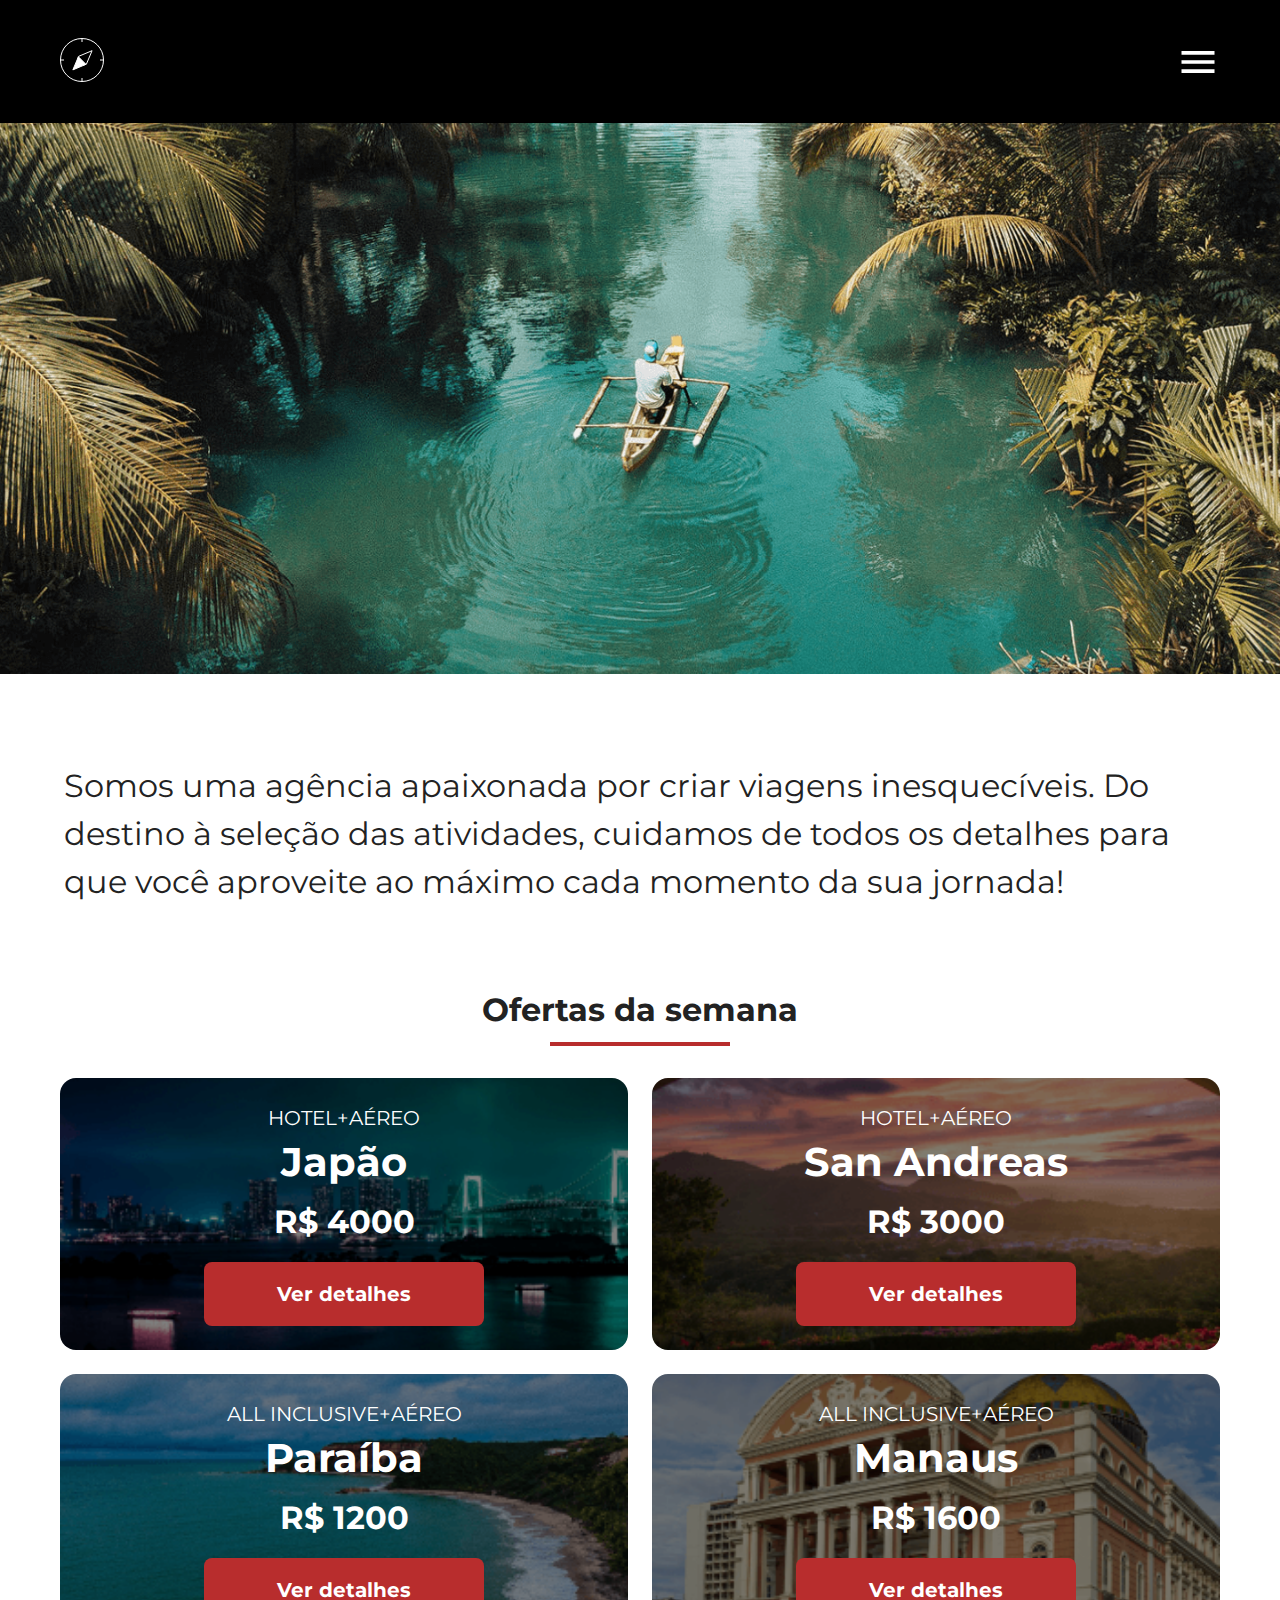
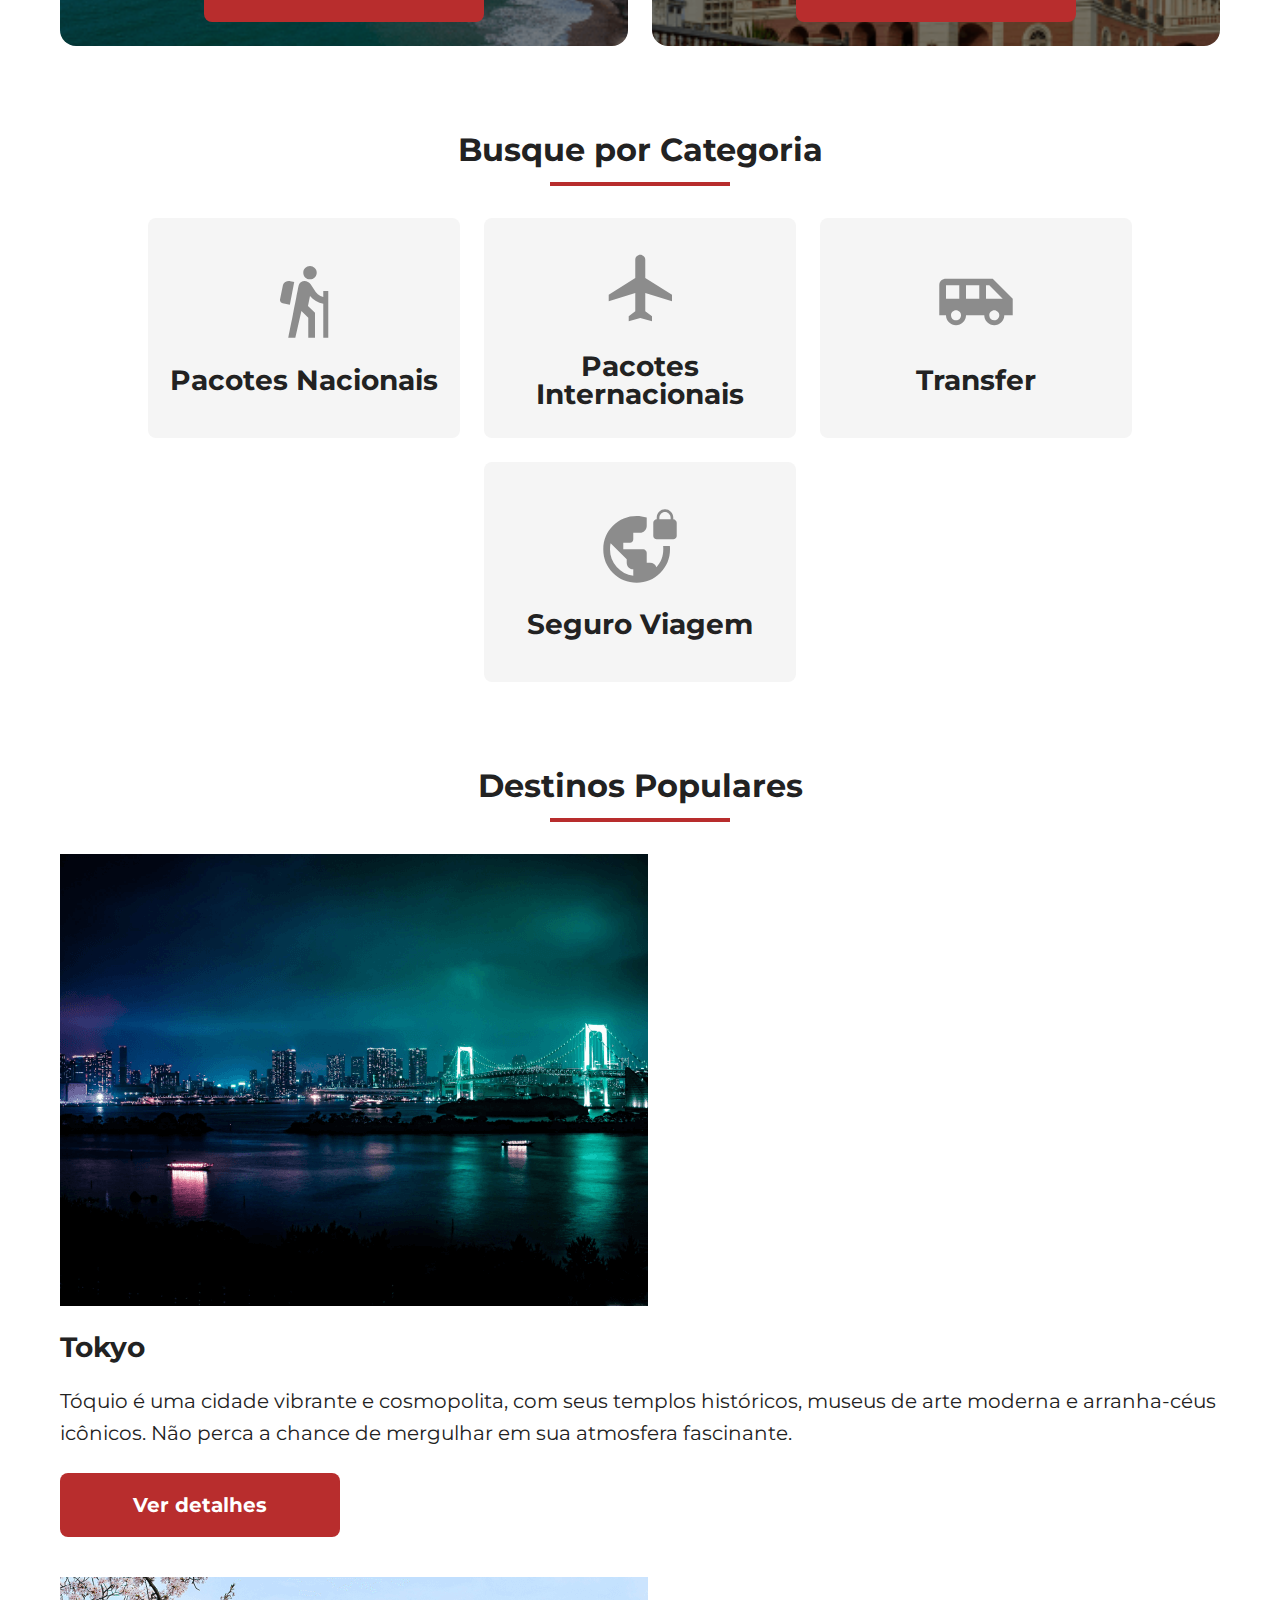
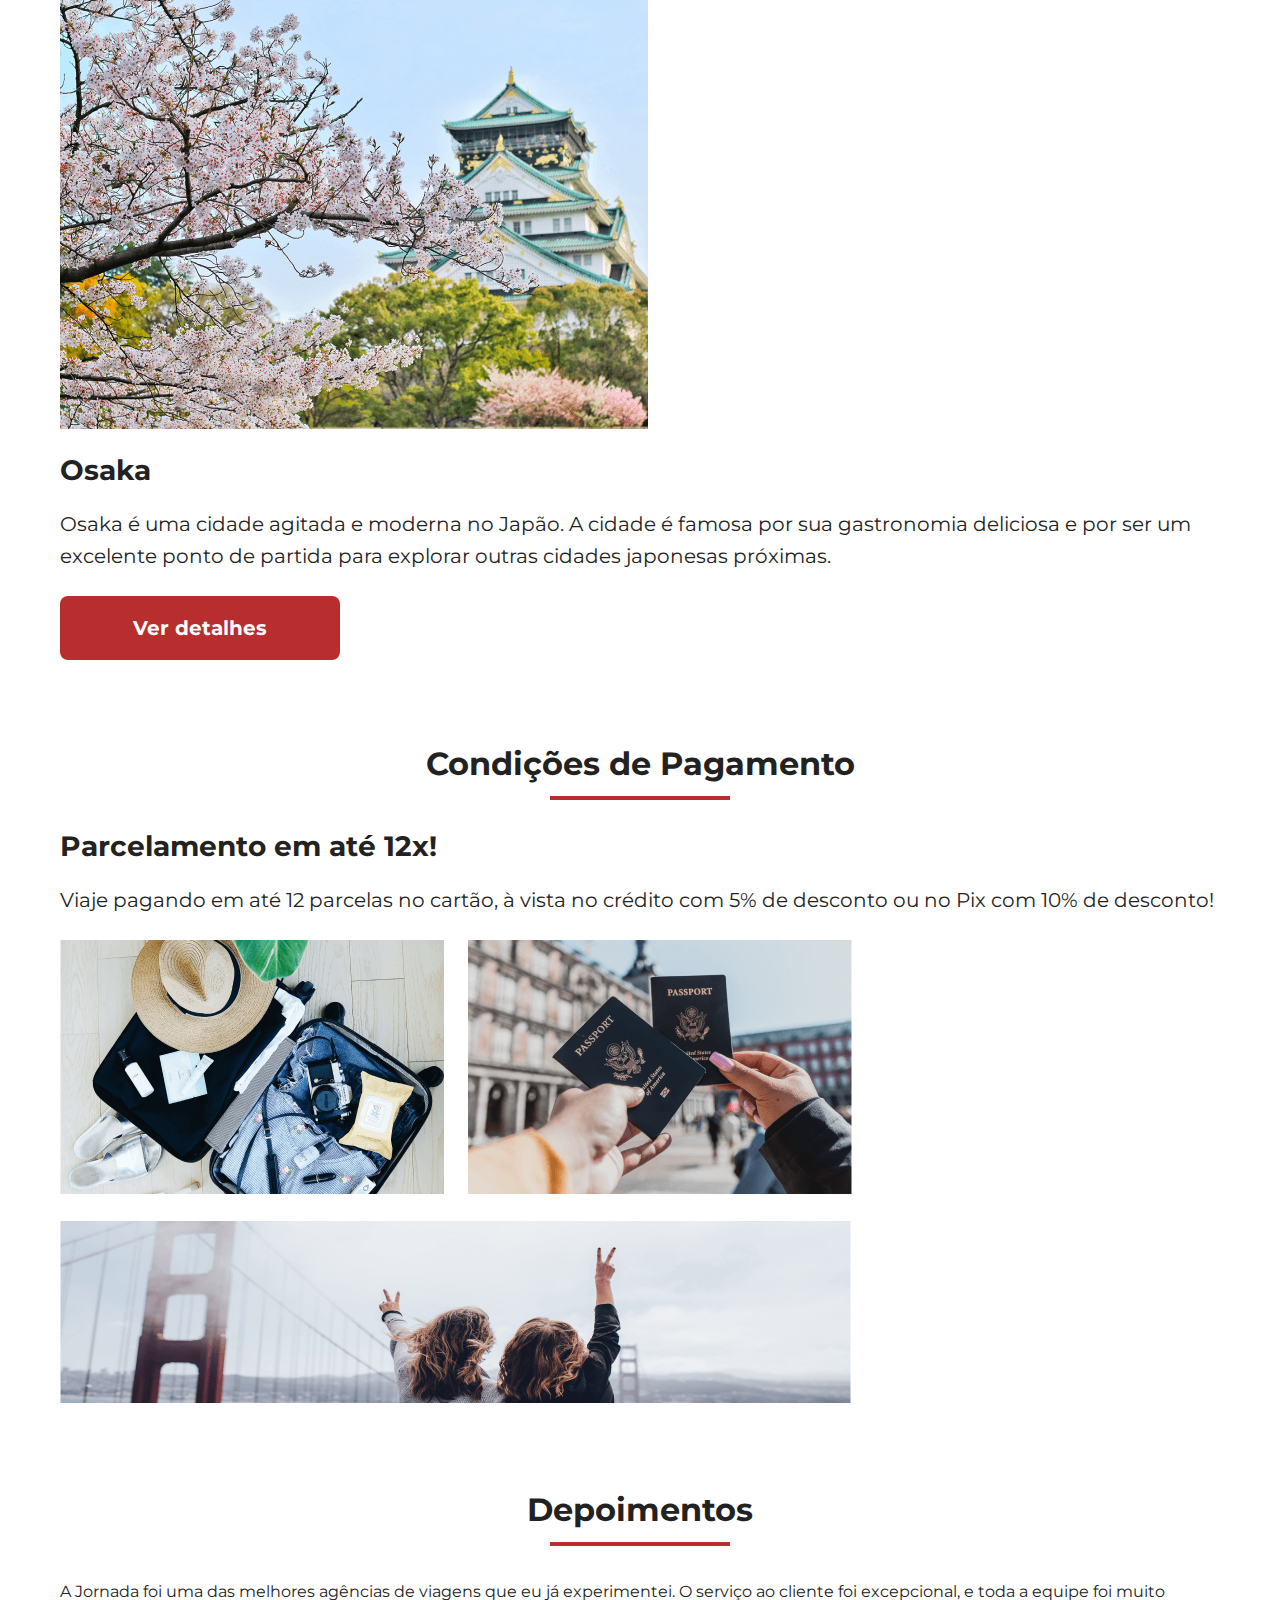
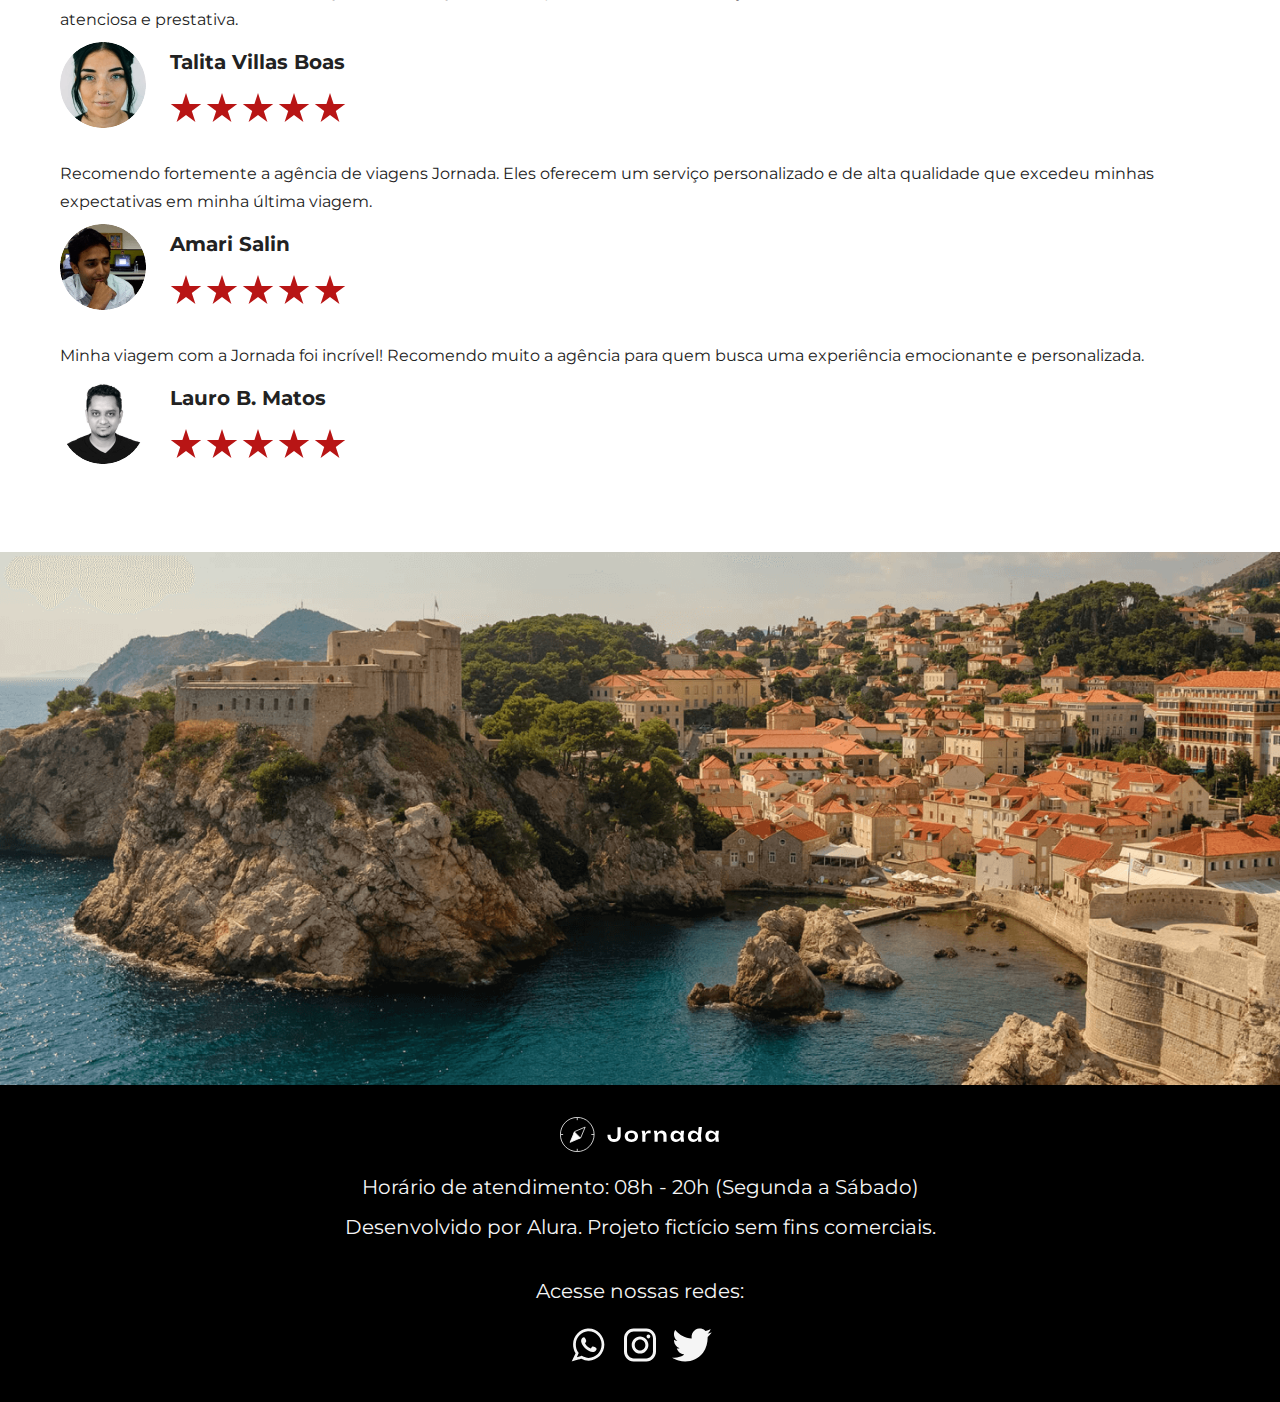
<file: index.html>
<!DOCTYPE html>
<html lang="pt-br">
<head>
    <meta charset="UTF-8">
    <meta name="viewport" content="width=device-width, initial-scale=1.0">
    <title>Jornada</title>
    <link rel="shortcut icon" href="assets/img/icons/favicon.svg" type="image/x-icon">
    <link rel="preconnect" href="https://fonts.googleapis.com">
    <link rel="preconnect" href="https://fonts.gstatic.com" crossorigin>
    <link href="https://fonts.googleapis.com/css2?family=Montserrat:wght@400;500;700&display=swap" rel="stylesheet">
    <link rel="stylesheet" href="assets/styles/abstract/reset.css">
    <link rel="stylesheet" href="assets/styles/output/home.css">
</head>
<body>
    <header class="header">
        <div class="header__wrapper">
            <a href="index.html" class="header__logo" aria-label="Jornada home">
                <img class="header__logo--icon" alt="Logo da Jornada" src="assets/img/logos/logo-white-icon.svg">
                <img class="header__logo--icon" alt="Logo da Jornada" src="assets/img/logos/logo-white.svg">
            </a>
            <button class="header__menu" aria-expanded="false" aria-controls="header-nav" aria-label="Expandir menu de navegação" data-header-menu></button>
            <nav class="header__nav" id="header-nav" role="navigation" aria-label="Navegação principal" data-header-nav>
                <ul class="header__nav--list">
                    <li>
                        <a class="header__nav--item" href="pages/blog.html" data-nav-item>Blog</a>
                    </li>
                    <li>
                        <a class="header__nav--item" href="pages/destinations.html" data-nav-item>Pacotes de viagem</a>
                    </li>
                    <li>
                        <a class="header__nav--item" href="pages/contact.html" data-nav-item>Contato</a>
                    </li>
                </ul>
            </nav>
        </div>
    </header>
    <section class="banner">
        <div class="banner__wrapper">
            <picture>
                <source media="(max-width: 360px)" srcset="assets/img/banner/banner-home-360.png">
                <source media="(max-width: 768px)" srcset="assets/img/banner/banner-home-768.png">
                <source media="(max-width: 1440px)" srcset="assets/img/banner/banner-home-1440.png">
                <img class="banner__img" alt src="assets/img/banner/banner-home-1920.png" />
            </picture>
            <h1 class="banner__img--desc">
                Somos uma agência apaixonada por criar viagens inesquecíveis. Do
                destino à seleção das atividades, cuidamos de todos os detalhes
                para que você aproveite ao máximo cada momento da sua jornada!
            </h1>
        </div>
    </section>
    <main class="main">
        <section class="offers">
            <header class="section__title">
                <h2 class="section__title--text">Ofertas da semana</h2>
                <div class="section__title--underline"></div>
            </header>
            <div class="offers__cards">
                <div class="offers__cards--group">
                    <section class="offers__cards--item offers__cards--japan">
                        <div class="offers__card">
                            <div class="offers__card--content">
                                <header class="offers__card--destination">
                                    <h3 class="offers__card--destination-type">HOTEL+AÉREO</h3>
                                    <h4 class="offers__card--destination-name">Japão</h4>
                                </header>
                                <p class="offers__card--price">R$ 4000</p>
                                <a href="" class="cta-button" aria-label="Ver detalhes - Japão">Ver detalhes</a>
                            </div>
                        </div>
                    </section>
                    <section class="offers__cards--item  offers__cards--san-andreas">
                        <div class="offers__card">
                            <div class="offers__card--content">
                                <header class="offers__card--destination">
                                    <h3 class="offers__card--destination-type">HOTEL+AÉREO</h3>
                                    <h4 class="offers__card--destination-name">San Andreas</h4>
                                </header>
                                <p class="offers__card--price">R$ 3000</p>
                                <a href="" class="cta-button" aria-label="Ver detalhes - San Andreas">Ver detalhes</a>
                            </div>
                        </div>
                    </section>
                    <section class="offers__cards--item  offers__cards--paraiba">
                        <div class="offers__card">
                            <div class="offers__card--content">
                                <header class="offers__card--destination">
                                    <h3 class="offers__card--destination-type">ALL INCLUSIVE+AÉREO</h3>
                                    <h4 class="offers__card--destination-name">Paraíba</h4>
                                </header>
                                <p class="offers__card--price">R$ 1200</p>
                                <a href="" class="cta-button" aria-label="Ver detalhes - Paraíba">Ver detalhes</a>
                            </div>
                        </div>
                    </section>
                    <section class="offers__cards--item  offers__cards--manaus">
                        <div class="offers__card">
                            <div class="offers__card--content">
                                <header class="offers__card--destination">
                                    <h3 class="offers__card--destination-type">ALL INCLUSIVE+AÉREO</h3>
                                    <h4 class="offers__card--destination-name">Manaus</h4>
                                </header>
                                <p class="offers__card--price">R$ 1600</p>
                                <a href="" class="cta-button" aria-label="Ver detalhes - Manaus">Ver detalhes</a>
                            </div>
                        </div>
                    </section>
                </div>
            </div>
        </section>
        <section class="search">
            <header class="section__title">
                <h2 class="section__title--text">Busque por Categoria</h2>
                <div class="section__title--underline"></div>
            </header>
            <ul class="search__categories">
                <li>
                    <a href="" class="search__category">
                        <div class="search__category--icon national"></div>
                        Pacotes Nacionais
                    </a>
                </li>
                <li>
                    <a href="" class="search__category">
                        <div class="search__category--icon international"></div>
                        Pacotes Internacionais
                    </a>
                </li>
                <li>
                    <a href="" class="search__category">
                        <div class="search__category--icon transfer"></div>
                        Transfer
                    </a>
                </li>
                <li>
                    <a href="" class="search__category">
                        <div class="search__category--icon safe"></div>
                        Seguro Viagem
                    </a>
                </li>
            </ul>
        </section>
        <section class="destinations">
            <div class="section__title">
                <h2 class="section__title--text">Destinos Populares</h2>
                <div class="section__title--underline"></div>
            </div>
            <div class="destinations__list">
                <section class="destinations__item">
                    <picture>
                        <source media="(max-width: 360px)" srcset="assets/img/destinations/tokyo-312.png">
                        <source media="(max-width: 768px)" srcset="assets/img/destinations/tokyo-648.png">
                        <img class="destinations__item--image" alt src="assets/img/destinations/tokyo-588.png" />
                    </picture>
                    <h3 class="destinations__item--name">Tokyo</h3>
                    <p class="destinations__item--desc">
                        Tóquio é uma cidade vibrante e cosmopolita, com seus templos
                        históricos, museus de arte moderna e arranha-céus icônicos.
                        Não perca a chance de mergulhar em sua atmosfera fascinante.
                    </p>
                    <a href="" class="cta-button changing" aria-label="Ver detalhes - Tokyo">Ver detalhes</a>
                </section>
                <section class="destinations__item">
                    <picture>
                        <source media="(max-width: 360px)" srcset="assets/img/destinations/osaka-312.png">
                        <source media="(max-width: 768px)" srcset="assets/img/destinations/osaka-648.png">
                        <img class="destinations__item--image" alt src="assets/img/destinations/osaka-588.png" />
                    </picture>
                    <h3 class="destinations__item--name">Osaka</h3>
                    <p class="destinations__item--desc">
                        Osaka é uma cidade agitada e moderna no Japão. A cidade é
                        famosa por sua gastronomia deliciosa e por ser um excelente
                        ponto de partida para explorar outras cidades japonesas
                        próximas.
                    </p>
                    <a href="" class="cta-button changing" aria-label="Ver detalhes - Osaka">Ver detalhes</a>
                </section>
            </div>
        </section>
        <section class="payment">
            <header class="section__title">
                <h2 class="section__title--text">Condições de Pagamento</h2>
                <div class="section__title--underline"></div>
            </header>
            <div class="payment__conditions">
                <section class="payment__conditions--desc">
                    <h3 class="payment__conditions--subtitle">Parcelamento em até 12x!</h3>
                    <p class="payment__conditions--details">
                        Viaje pagando em até 12 parcelas no cartão, à vista no crédito
                        com 5% de desconto ou no Pix com 10% de desconto!
                    </p>
                </section>
                <div class="payment__images"  aria-hidden="true">
                    <div class="payment__images--group">
                        <picture>
                            <source media="(max-width: 360px)" srcset="assets/img/payment/payment-home-2-144.png">
                            <source media="(max-width: 768px)" srcset="assets/img/payment/payment-home-2-312.png">
                            <img class="payment__images--image" alt src="assets/img/payment/payment-home-2-384.png" />
                        </picture>
                        <picture>
                            <source media="(max-width: 360px)" srcset="assets/img/payment/payment-home-1-144.png">
                            <source media="(max-width: 768px)" srcset="assets/img/payment/payment-home-1-312.png">
                            <img class="payment__images--image" alt src="assets/img/payment/payment-home-1-384.png" />
                        </picture>
                    </div>
                    <picture>
                        <source media="(max-width: 360px)" srcset="assets/img/payment/payment-home-312.png">
                        <source media="(max-width: 768px)" srcset="assets/img/payment/payment-home-648.png">
                        <img class="payment__images--image highlight" alt src="assets/img/payment/payment-home-790.png" />
                    </picture>
                </div>
            </div>
        </section>
        <section class="testimonials">
            <header class="section__title">
                <h2 class="section__title--text">Depoimentos</h2>
                <div class="section__title--underline"></div>
            </header>
            <div class="testimonials__wrapper">
                <div class="testimonials__item">
                    <p class="testimonials__text">
                        A Jornada foi uma das melhores agências de viagens que eu
                        já experimentei. O serviço ao cliente foi excepcional, e
                        toda a equipe foi muito atenciosa e prestativa.
                    </p>
                    <div class="testimonials__author">
                        <img class="testimonials__author--picture" alt src="assets/img/testimonials/talita.png" />
                        <p class="testimonials__author--name">Talita Villas Boas</p>
                        <img class="testimonials__author--rating" alt="Avaliação: 5 estrelas" src="assets/img/icons/5-stars.svg" />
                    </div>
                </div>
                <div class="testimonials__item">
                    <p class="testimonials__text">
                        Recomendo fortemente a agência de viagens Jornada. Eles
                        oferecem um serviço personalizado e de alta qualidade que
                        excedeu minhas expectativas em minha última viagem.
                    </p>
                    <div class="testimonials__author">
                        <img class="testimonials__author--picture" alt src="assets/img/testimonials/amari.png" />
                        <p class="testimonials__author--name">Amari Salin</p>
                        <img class="testimonials__author--rating" alt="Avaliação: 5 estrelas" src="assets/img/icons/5-stars.svg" />
                    </div>
                </div>
                <div class="testimonials__item">
                    <p class="testimonials__text">
                        Minha viagem com a Jornada foi incrível! Recomendo muito a
                        agência para quem busca uma experiência emocionante e
                        personalizada.
                    </p>
                    <div class="testimonials__author">
                        <img class="testimonials__author--picture" alt src="assets/img/testimonials/lauro.png" />
                        <p class="testimonials__author--name">Lauro B. Matos</p>
                        <img class="testimonials__author--rating" alt="Avaliação: 5 estrelas" src="assets/img/icons/5-stars.svg" />
                    </div>
                </div>
            </div>
        </section>
    </main>
    <picture>
        <source media="(max-width: 360px)" srcset="assets/img/pre-footer/pre-footer-360.png">
        <source media="(max-width: 768px)" srcset="assets/img/pre-footer/pre-footer-768.png">
        <source media="(max-width: 1440px)" srcset="assets/img/pre-footer/pre-footer-1440.png">
        <img class="pre-footer__image" alt src="assets/img/pre-footer/pre-footer-1920.png" />
    </picture>
    <footer class="footer">
        <div class="footer__wrapper">
            <div class="footer__logo-wrapper">
                <img class="footer__logo-icon" alt="Logo da Jornada" src="assets/img/logos/logo-white.svg" />
                <p class="footer__text-info">Horário de atendimento: 08h - 20h (Segunda a Sábado)</p>
                <p class="footer__text-info">Desenvolvido por Alura. Projeto fictício sem fins comerciais.</p>
            </div>
            <div class="footer__social-media-wrapper">
                <p class="footer__social-media-text">Acesse nossas redes:</p>
                <ul class="footer__social-media-icons">
                    <li>
                        <a href="" class="footer__social-media-icon whatsapp" aria-label="Whatsapp"></a>
                    </li>
                    <li>
                        <a href="" class="footer__social-media-icon instagram" aria-label="Instagram"></a>
                    </li>
                    <li>
                        <a href="" class="footer__social-media-icon twitter" aria-label="Twitter"></a>
                    </li>
                </ul>
            </div>
        </div>
    </footer>
    <script src="assets/scripts/header.js"></script>
</body>
</html>
</file>
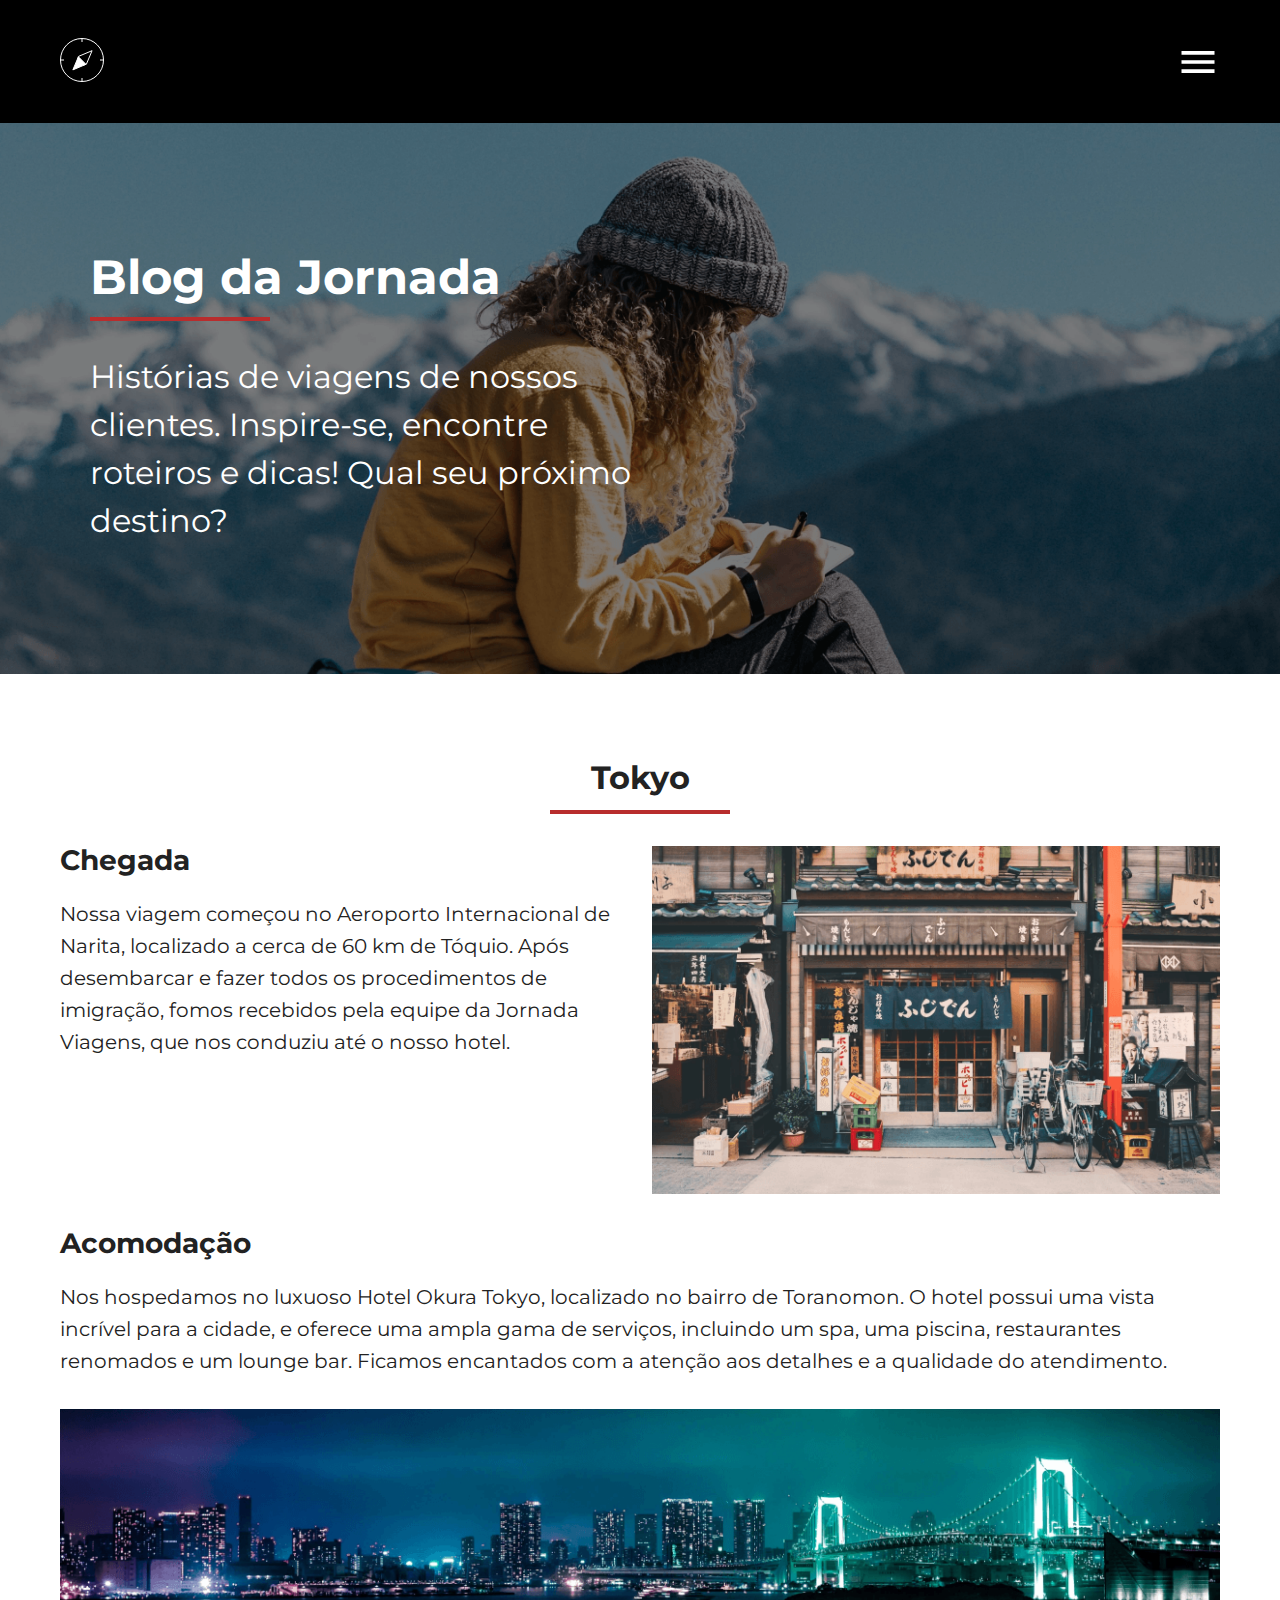
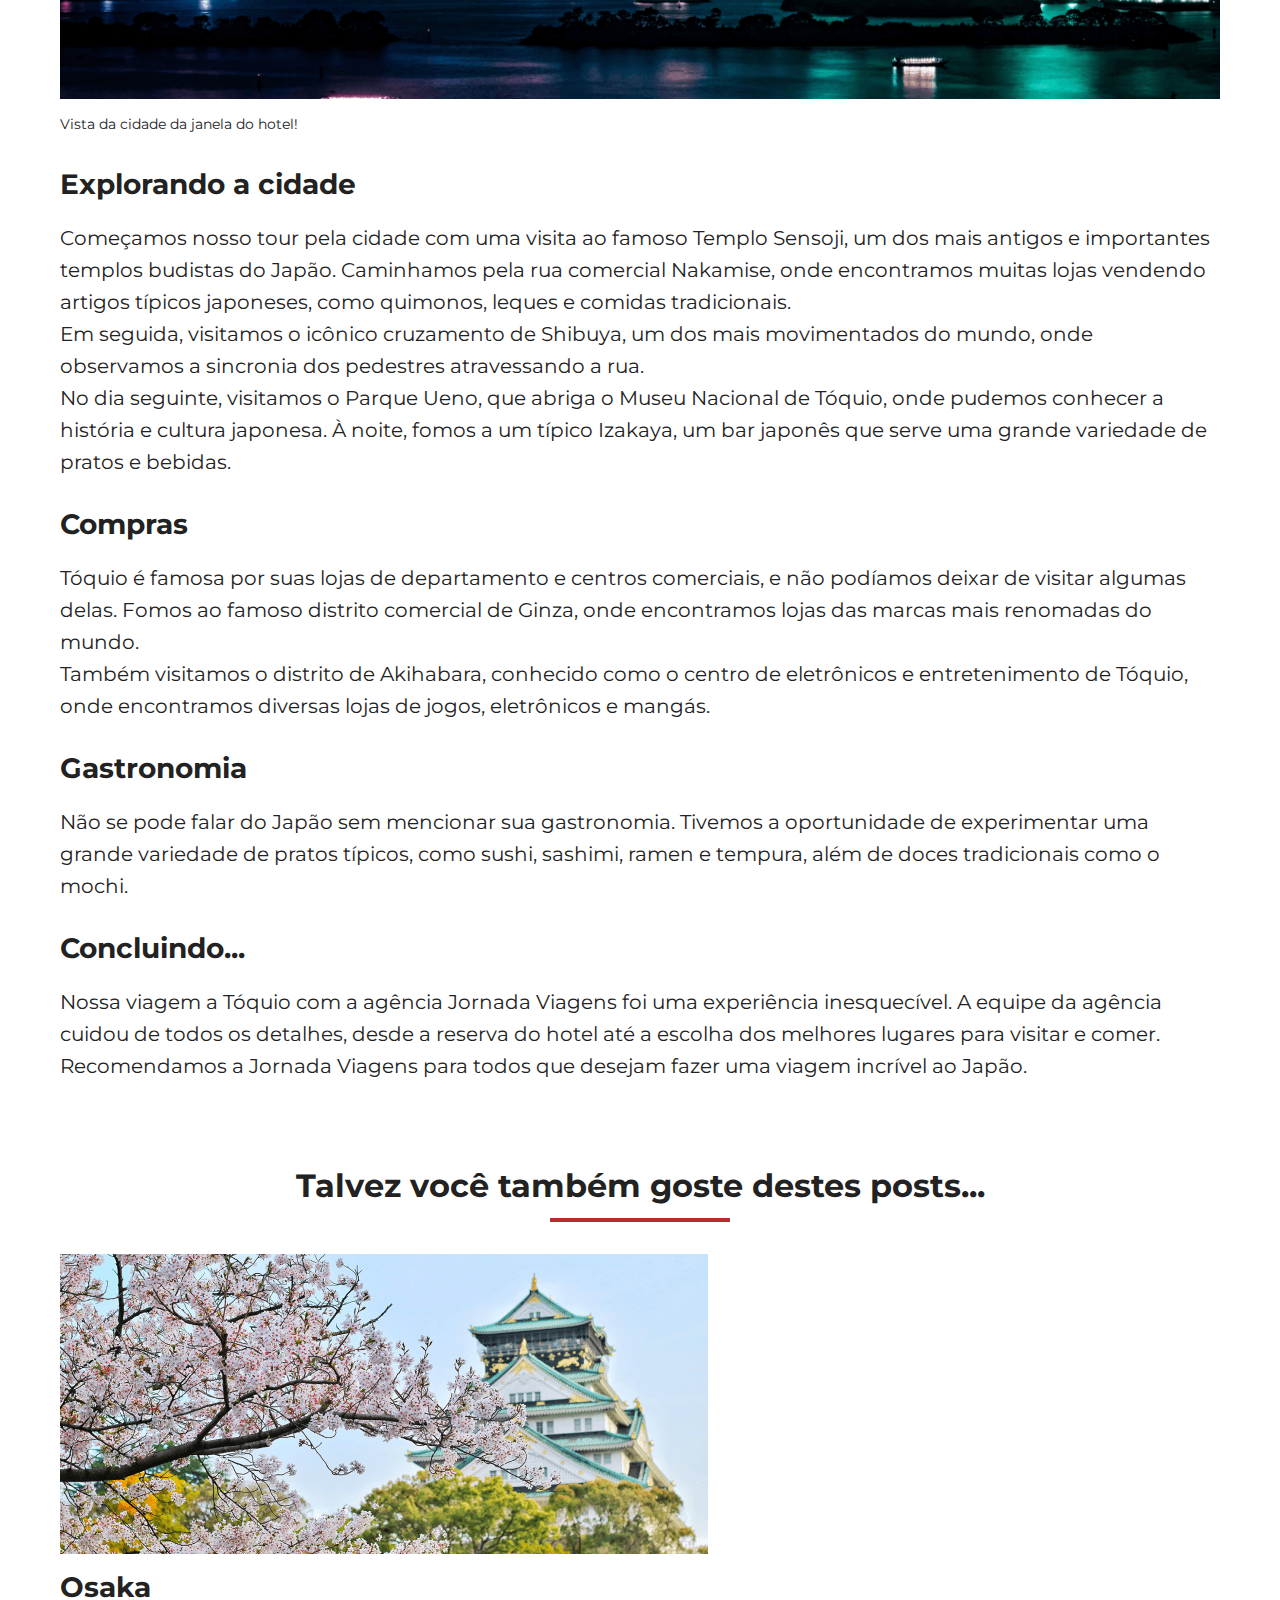
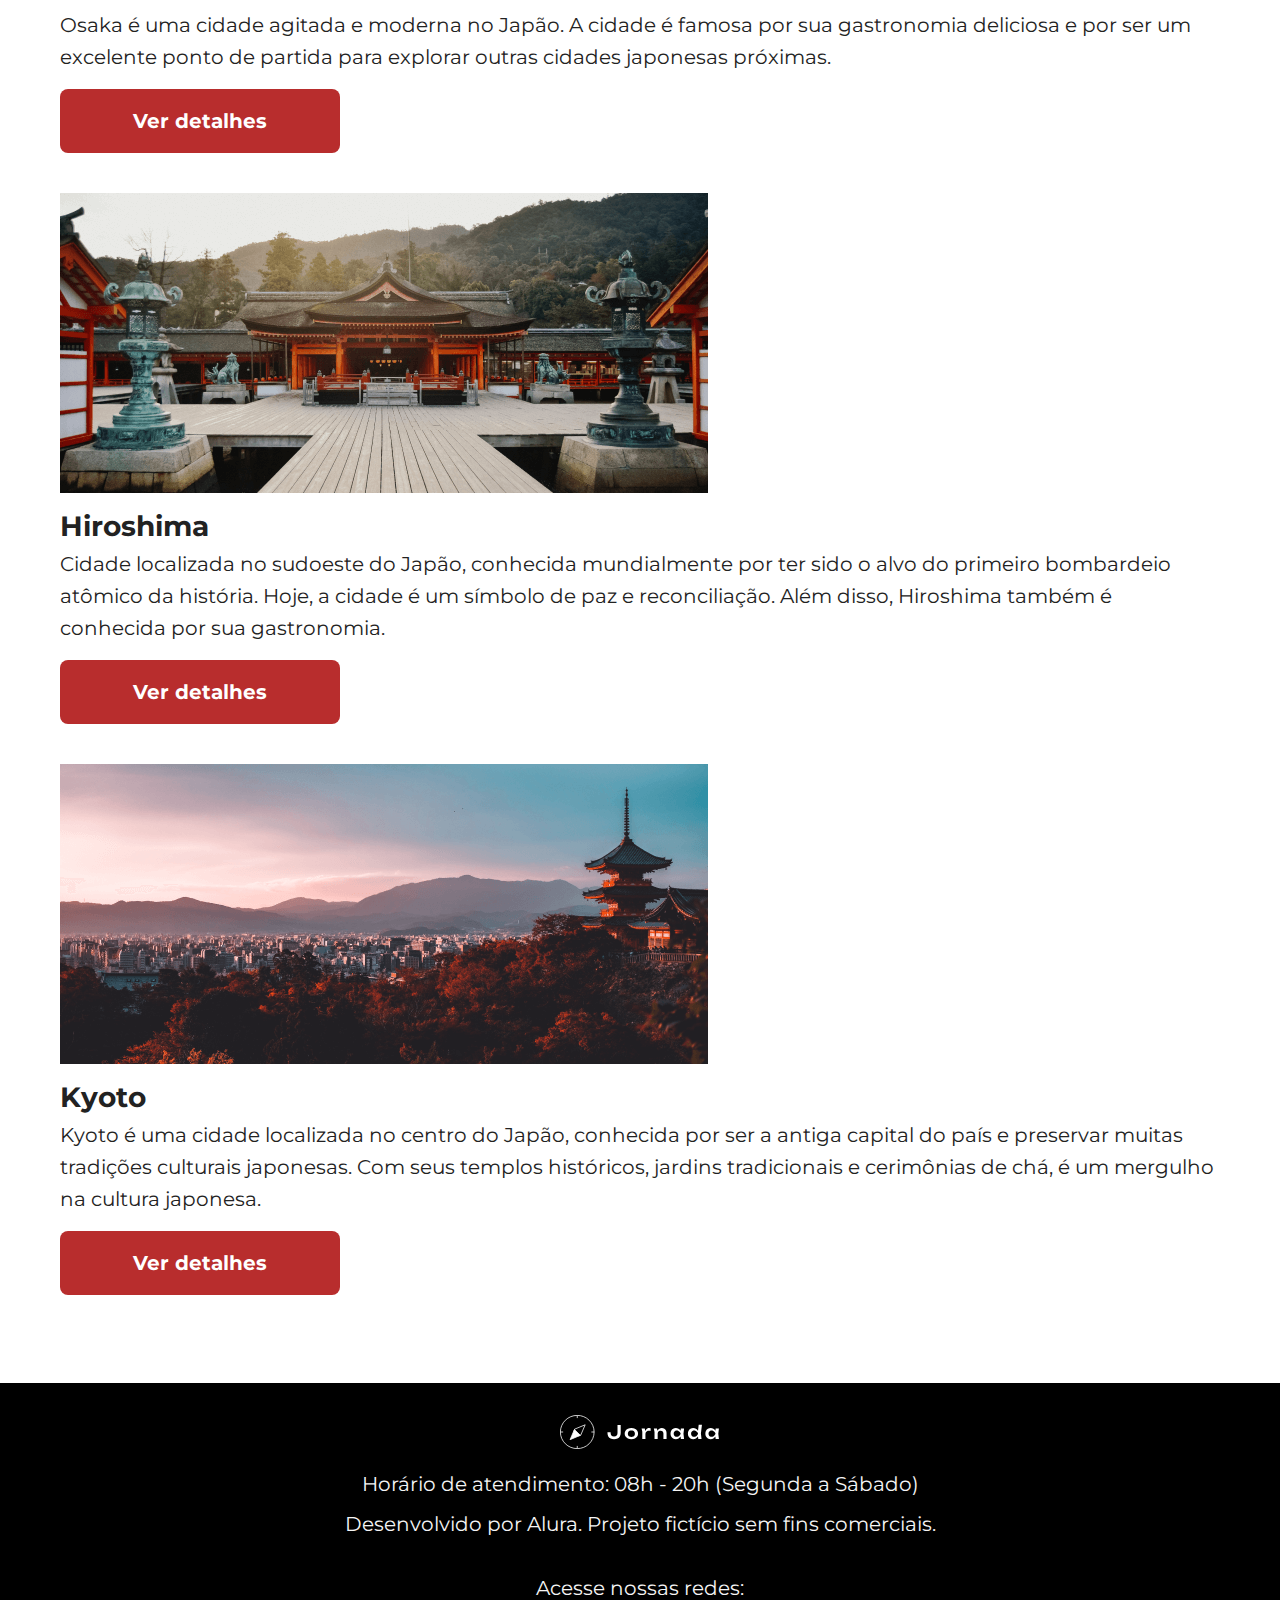
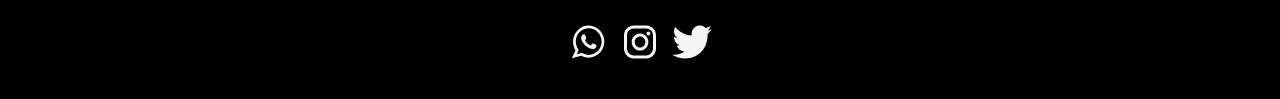
<file: pages/blog.html>
<!DOCTYPE html>
<html lang="pt-br">
<head>
    <meta charset="UTF-8">
    <meta name="viewport" content="width=device-width, initial-scale=1.0">
    <title>Jornada - Blog</title>
    <link rel="shortcut icon" href="../assets/img/icons/favicon.svg" type="image/x-icon">
    <link rel="preconnect" href="https://fonts.googleapis.com">
    <link rel="preconnect" href="https://fonts.gstatic.com" crossorigin>
    <link href="https://fonts.googleapis.com/css2?family=Montserrat:wght@400;500;700&display=swap" rel="stylesheet">
    <link rel="stylesheet" href="../assets/styles/abstract/reset.css">
    <link rel="stylesheet" href="../assets/styles/output/blog.css">
</head>
<body>
    <header class="header">
        <div class="header__wrapper">
            <a href="../index.html" class="header__logo" aria-label="Jornada home">
                <img class="header__logo--icon" alt="Logo da Jornada" src="../assets/img/logos/logo-white-icon.svg">
                <img class="header__logo--icon" alt="Logo da Jornada" src="../assets/img/logos/logo-white.svg">
            </a>
            <button class="header__menu" aria-expanded="false" aria-controls="header-nav" aria-label="Expandir menu de navegação" data-header-menu></button>
            <nav class="header__nav" id="header-nav" role="navigation" aria-label="Navegação principal" data-header-nav>
                <ul class="header__nav--list">
                    <li>
                        <a class="header__nav--item active" href="blog.html" data-nav-item>Blog</a>
                    </li>
                    <li>
                        <a class="header__nav--item" href="destinations.html" data-nav-item>Pacotes de viagem</a>
                    </li>
                    <li>
                        <a class="header__nav--item" href="contact.html" data-nav-item>Contato</a>
                    </li>
                </ul>
            </nav>
        </div>
    </header>
    <section class="banner">
        <picture>
            <source media="(max-width: 360px)" srcset="../assets/img/banner/banner-blog-360.png">
            <source media="(max-width: 768px)" srcset="../assets/img/banner/banner-blog-768.png">
            <source media="(max-width: 1440px)" srcset="../assets/img/banner/banner-blog-1440.png">
            <img class="banner__img" alt src="../assets/img/banner/banner-blog-1920.png" />
        </picture>
        <div class="banner__content--wrapper">
            <header class="banner__title">
                <h1 class="banner__title--text">Blog da Jornada</h1>
                <div class="banner__title--underline"></div>
            </header>
            <p class="banner__text">Histórias de viagens de nossos clientes. Inspire-se, encontre roteiros e dicas! Qual seu próximo destino?</p>
        </div>
    </section>
    <main class="main">
        <article class="post">
            <header class="section__title">
                <h2 class="section__title--text">Tokyo</h2>
                <div class="section__title--underline"></div>
            </header>
            <section class="post__wrapper">
                <div class="post__compound">
                    <section class="post__section">
                        <h3 class="post__section--title">Chegada</h3>
                        <p class="post__section--text">Nossa viagem começou no Aeroporto Internacional de Narita, localizado a cerca de 60 km de Tóquio. Após desembarcar e fazer todos os procedimentos de imigração, fomos recebidos pela equipe da Jornada Viagens, que nos conduziu até o nosso hotel.</p>
                    </section>
                    <picture>
                        <source media="(max-width: 768px)" srcset="../assets/img/blog-post/tokyo-1-312.png">
                        <img class="post__compound--image" alt src="../assets/img/blog-post/tokyo-1-588.png">
                    </picture>
                </div>
                <section class="post__section">
                    <h3 class="post__section--title">Acomodação</h3>
                    <p class="post__section--text">Nos hospedamos no luxuoso Hotel Okura Tokyo, localizado no bairro de Toranomon. O hotel possui uma vista incrível para a cidade, e oferece uma ampla gama de serviços, incluindo um spa, uma piscina, restaurantes renomados e um lounge bar. Ficamos encantados com a atenção aos detalhes e a qualidade do atendimento.</p>
                </section>
                <figure class="post__image--wrapper">
                    <picture>
                        <source media="(max-width: 360px)" srcset="../assets/img/blog-post/tokyo-2-312.png">
                        <source media="(max-width: 768px)" srcset="../assets/img/blog-post/tokyo-2-648.png">
                        <img class="post__image" alt src="../assets/img/blog-post/tokyo-2-1200.png">
                    </picture>
                    <figcaption class="post__image--desc" aria-hidden="true">Vista da cidade da janela do hotel!</figcaption>
                </figure>
                <section class="post__section">
                    <h3 class="post__section--title">Explorando a cidade</h3>
                    <p class="post__section--text">Começamos nosso tour pela cidade com uma visita ao famoso Templo Sensoji, um dos mais antigos e importantes templos budistas do Japão. Caminhamos pela rua comercial Nakamise, onde encontramos muitas lojas vendendo artigos típicos japoneses, como quimonos, leques e comidas tradicionais.<br>
                    Em seguida, visitamos o icônico cruzamento de Shibuya, um dos mais movimentados do mundo, onde observamos a sincronia dos pedestres atravessando a rua.<br>
                    No dia seguinte, visitamos o Parque Ueno, que abriga o Museu Nacional de Tóquio, onde pudemos conhecer a história e cultura japonesa. À noite, fomos a um típico Izakaya, um bar japonês que serve uma grande variedade de pratos e bebidas.</p>
                </section>
                <section class="post__section">
                    <h3 class="post__section--title">Compras</h3>
                    <p class="post__section--text">Tóquio é famosa por suas lojas de departamento e centros comerciais, e não podíamos deixar de visitar algumas delas. Fomos ao famoso distrito comercial de Ginza, onde encontramos lojas das marcas mais renomadas do mundo.<br>
                    Também visitamos o distrito de Akihabara, conhecido como o centro de eletrônicos e entretenimento de Tóquio, onde encontramos diversas lojas de jogos, eletrônicos e mangás.</p>
                </section>
                <section class="post__section">
                    <h3 class="post__section--title">Gastronomia</h3>
                    <p class="post__section--text">Não se pode falar do Japão sem mencionar sua gastronomia. Tivemos a oportunidade de experimentar uma grande variedade de pratos típicos, como sushi, sashimi, ramen e tempura, além de doces tradicionais como o mochi.</p>
                </section>
                <section class="post__section">
                    <h3 class="post__section--title">Concluindo...</h3>
                    <p class="post__section--text">Nossa viagem a Tóquio com a agência Jornada Viagens foi uma experiência inesquecível. A equipe da agência cuidou de todos os detalhes, desde a reserva do hotel até a escolha dos melhores lugares para visitar e comer. Recomendamos a Jornada Viagens para todos que desejam fazer uma viagem incrível ao Japão.</p>
                </section>
            </section>
        </article>
        <section class="destinations">
            <div class="section__title">
                <h2 class="section__title--text">Talvez você também goste destes posts...</h2>
                <div class="section__title--underline"></div>
            </div>
            <div class="destinations__list">
                <section class="destinations__item">
                    <picture>
                        <source media="(max-width: 360px)" srcset="../assets/img/destinations/osaka-1-312.png">
                        <source media="(max-width: 1439px)" srcset="../assets/img/destinations/osaka-1-648.png">
                        <img class="destinations__item--image" alt src="../assets/img/destinations/osaka-1-384.png" />
                    </picture>
                    <h3 class="destinations__item--name alt">Osaka</h3>
                    <p class="destinations__item--desc alt">
                        Osaka é uma cidade agitada e moderna no Japão. A cidade é famosa por sua gastronomia deliciosa e por ser um excelente ponto de partida para explorar outras cidades japonesas próximas.
                    </p>
                    <a href="" class="cta-button changing" aria-label="Ver detalhes - Osaka">Ver detalhes</a>
                </section>
                <section class="destinations__item">
                    <picture>
                        <source media="(max-width: 360px)" srcset="../assets/img/destinations/hiroshima-1-312.png">
                        <source media="(max-width: 1439px)" srcset="../assets/img/destinations/hiroshima-1-648.png">
                        <img class="destinations__item--image" alt src="../assets/img/destinations/hiroshima-1-384.png" />
                    </picture>
                    <h3 class="destinations__item--name alt">Hiroshima</h3>
                    <p class="destinations__item--desc alt">
                        Cidade localizada no sudoeste do Japão, conhecida mundialmente por ter sido o alvo do primeiro bombardeio atômico da história. Hoje, a cidade é um símbolo de paz e reconciliação. Além disso, Hiroshima também é conhecida por sua gastronomia.
                    </p>
                    <a href="" class="cta-button changing" aria-label="Ver detalhes - Hiroshima">Ver detalhes</a>
                </section>
                <section class="destinations__item">
                    <picture>
                        <source media="(max-width: 360px)" srcset="../assets/img/destinations/kyoto-1-312.png">
                        <source media="(max-width: 1439px)" srcset="../assets/img/destinations/kyoto-1-648.png">
                        <img class="destinations__item--image" alt src="../assets/img/destinations/kyoto-1-384.png" />
                    </picture>
                    <h3 class="destinations__item--name alt">Kyoto</h3>
                    <p class="destinations__item--desc alt">
                        Kyoto é uma cidade localizada no centro do Japão, conhecida por ser a antiga capital do país e preservar muitas tradições culturais japonesas. Com seus templos históricos, jardins tradicionais e cerimônias de chá, é um mergulho na cultura japonesa.
                    </p>
                    <a href="" class="cta-button changing" aria-label="Ver detalhes - Kyoto">Ver detalhes</a>
                </section>
            </div>
        </section>
    </main>
    <footer class="footer">
        <div class="footer__wrapper">
            <div class="footer__logo-wrapper">
                <img class="footer__logo-icon" alt="Logo da Jornada" src="../assets/img/logos/logo-white.svg" />
                <p class="footer__text-info">Horário de atendimento: 08h - 20h (Segunda a Sábado)</p>
                <p class="footer__text-info">Desenvolvido por Alura. Projeto fictício sem fins comerciais.</p>
            </div>
            <div class="footer__social-media-wrapper">
                <p class="footer__social-media-text">Acesse nossas redes:</p>
                <ul class="footer__social-media-icons">
                    <li>
                        <a href="" class="footer__social-media-icon whatsapp" aria-label="Whatsapp"></a>
                    </li>
                    <li>
                        <a href="" class="footer__social-media-icon instagram" aria-label="Instagram"></a>
                    </li>
                    <li>
                        <a href="" class="footer__social-media-icon twitter" aria-label="Twitter"></a>
                    </li>
                </ul>
            </div>
        </div>
    </footer>
    <script src="../assets/scripts/header.js"></script>
</body>
</html>
</file>
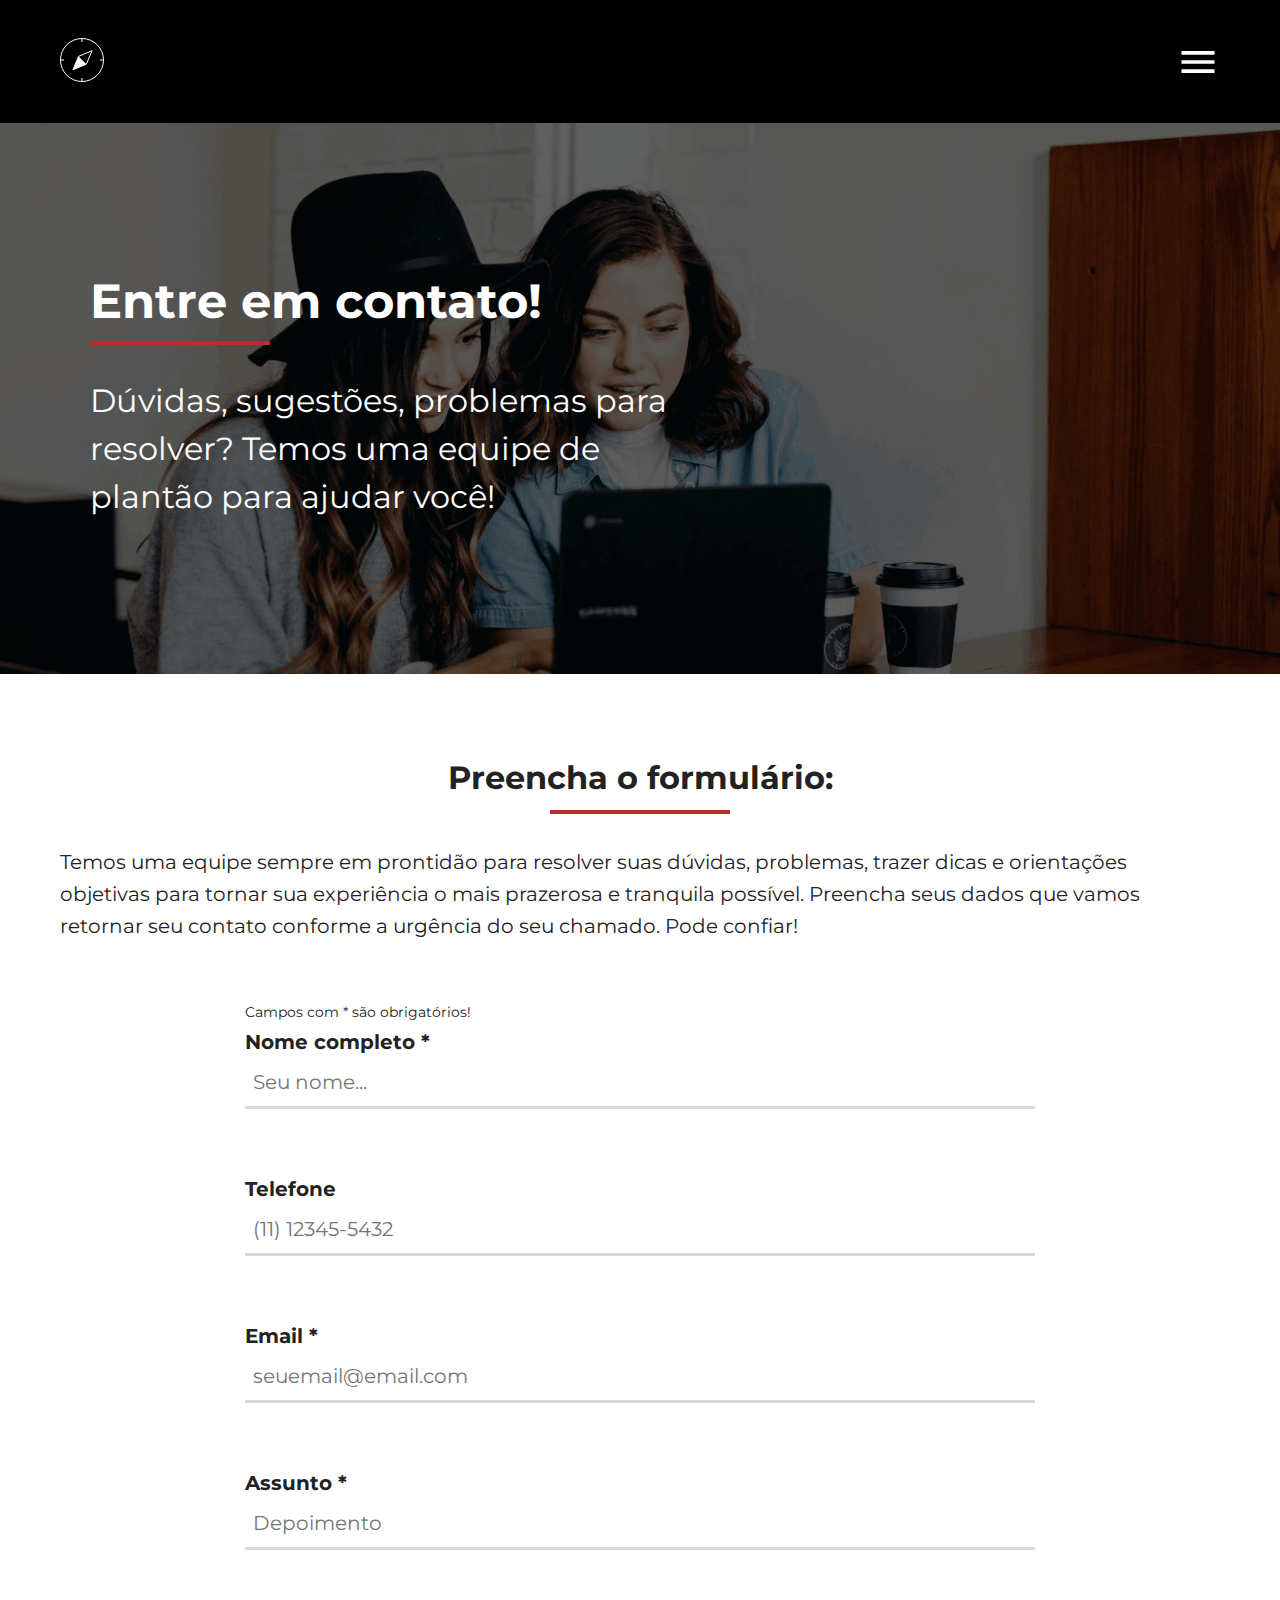
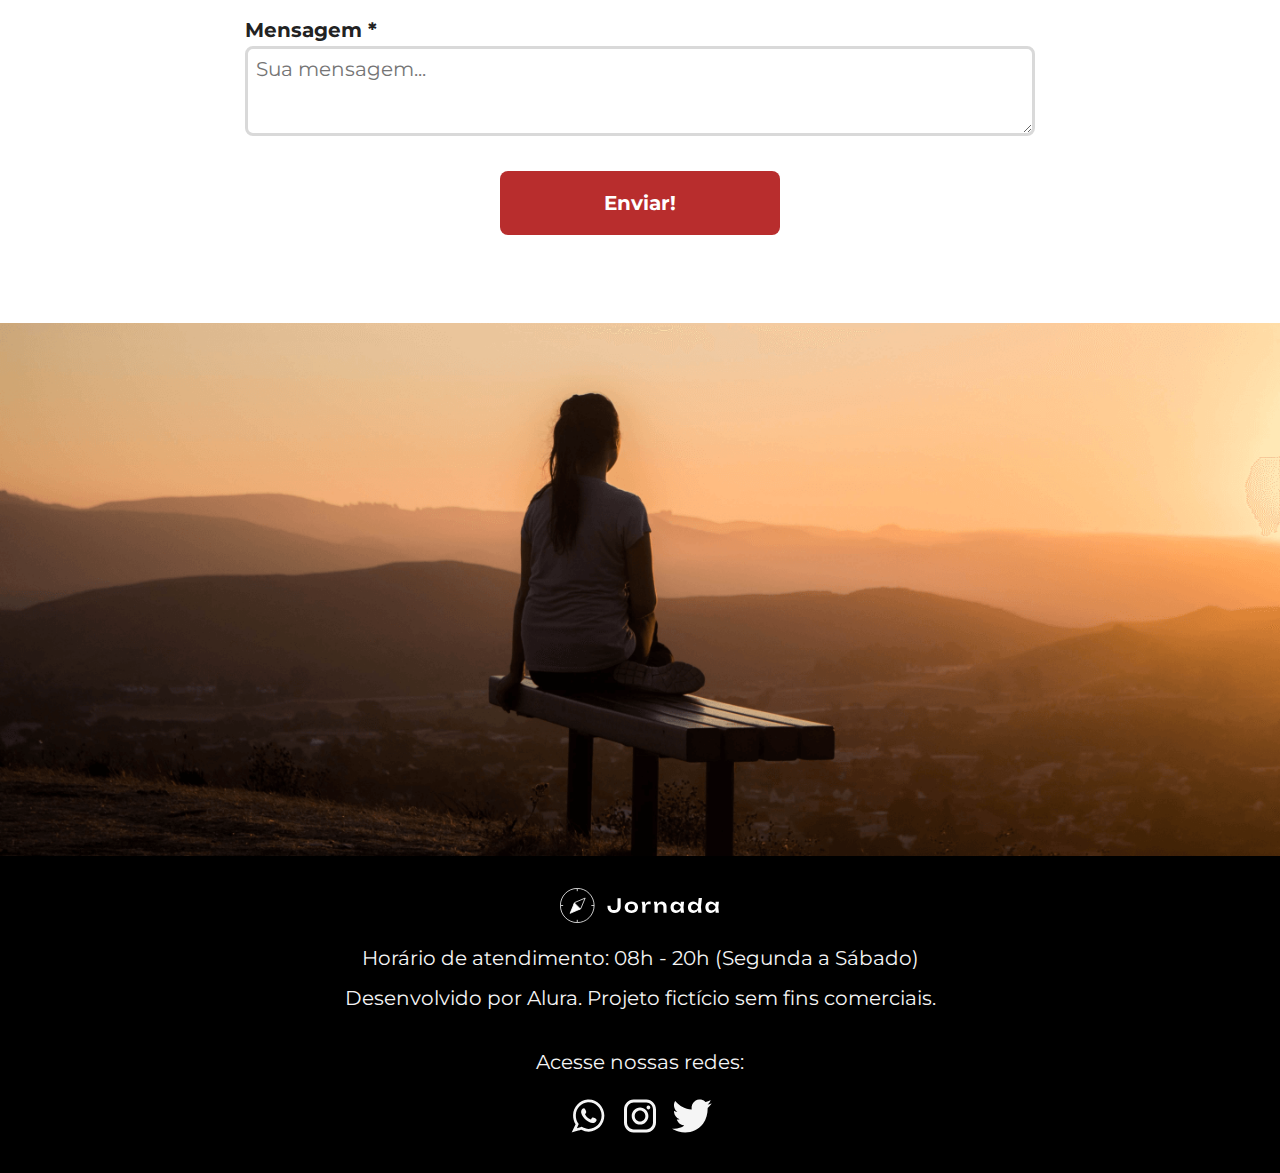
<file: pages/contact.html>
<!DOCTYPE html>
<html lang="pt-br">
<head>
    <meta charset="UTF-8">
    <meta name="viewport" content="width=device-width, initial-scale=1.0">
    <title>Jornada - Contato</title>
    <link rel="shortcut icon" href="../assets/img/icons/favicon.svg" type="image/x-icon">
    <link rel="preconnect" href="https://fonts.googleapis.com">
    <link rel="preconnect" href="https://fonts.gstatic.com" crossorigin>
    <link href="https://fonts.googleapis.com/css2?family=Montserrat:wght@400;500;700&display=swap" rel="stylesheet">
    <link rel="stylesheet" href="../assets/styles/abstract/reset.css">
    <link rel="stylesheet" href="../assets/styles/output/contact.css">
</head>
<body>
    <header class="header">
        <div class="header__wrapper">
            <a href="../index.html" class="header__logo" aria-label="Jornada home">
                <img class="header__logo--icon" alt="Logo da Jornada" src="../assets/img/logos/logo-white-icon.svg">
                <img class="header__logo--icon" alt="Logo da Jornada" src="../assets/img/logos/logo-white.svg">
            </a>
            <button class="header__menu" aria-expanded="false" aria-controls="header-nav" aria-label="Expandir menu de navegação" data-header-menu></button>
            <nav class="header__nav" id="header-nav" role="navigation" aria-label="Navegação principal" data-header-nav>
                <ul class="header__nav--list">
                    <li>
                        <a class="header__nav--item" href="blog.html" data-nav-item>Blog</a>
                    </li>
                    <li>
                        <a class="header__nav--item" href="destinations.html" data-nav-item>Pacotes de viagem</a>
                    </li>
                    <li>
                        <a class="header__nav--item active" href="contact.html" data-nav-item>Contato</a>
                    </li>
                </ul>
            </nav>
        </div>
    </header>
    <section class="banner">
        <picture>
            <source media="(max-width: 360px)" srcset="../assets/img/banner/banner-contact-360.png">
            <source media="(max-width: 768px)" srcset="../assets/img/banner/banner-contact-768.png">
            <source media="(max-width: 1440px)" srcset="../assets/img/banner/banner-contact-1440.png">
            <img class="banner__img" alt src="../assets/img/banner/banner-contact-1920.png" />
        </picture>
        <div class="banner__content--wrapper">
            <header class="banner__title">
                <h1 class="banner__title--text">Entre em contato!</h1>
                <div class="banner__title--underline"></div>
            </header>
            <p class="banner__text">Dúvidas, sugestões, problemas para resolver? Temos uma equipe de plantão para ajudar você!</p>
        </div>
    </section>
    <main class="main">
        <section class="form__section">
            <header class="section__title">
                <h2 class="section__title--text">Preencha o formulário:</h2>
                <div class="section__title--underline"></div>
            </header>
            <p class="section__desc">Temos uma equipe sempre em prontidão para resolver suas dúvidas, problemas, trazer dicas e orientações objetivas para tornar sua experiência o mais prazerosa e tranquila possível. Preencha seus dados que vamos retornar seu contato conforme a urgência do seu chamado. Pode confiar!</p>
            <form class="form">
                <strong class="form__subtitle" aria-hidden="true">Campos com * são obrigatórios!</strong>
                <fieldset class="form__wrapper">
                    <div class="form__field">
                        <label for="name-input" class="form__field--label">Nome completo<span aria-hidden="true"> *</span></label>
                        <div class="field__input--wrapper">
                            <input type="text" id="name-input" placeholder="Seu nome..." required class="form__field--input" data-input>
                            <span class="field__input--error" aria-hidden="true" data-input-error></span>
                        </div>
                    </div>
                    <fieldset class="form__field--compound">
                        <div class="form__field">
                            <label for="tel-input" class="form__field--label">Telefone</label>
                            <div class="field__input--wrapper">
                                <input type="text" id="tel-input" placeholder="(11) 12345-5432" class="form__field--input" data-input>
                                <span class="field__input--error" aria-hidden="true" data-input-error></span>
                            </div>
                        </div>
                        <div class="form__field">
                            <label for="email-input" class="form__field--label">Email<span aria-hidden="true"> *</span></label>
                            <div class="field__input--wrapper">
                                <input type="email" id="email-input" placeholder="seuemail@email.com" required class="form__field--input" data-input>
                                <span class="field__input--error" aria-hidden="true" data-input-error></span>
                            </div>
                        </div>
                    </fieldset>
                    <div class="form__field">
                        <label for="subject-input" class="form__field--label">Assunto<span aria-hidden="true"> *</span></label>
                        <div class="field__input--wrapper">
                            <input type="text" id="subject-input" placeholder="Depoimento" required class="form__field--input" data-input>
                            <span class="field__input--error" aria-hidden="true" data-input-error></span>
                        </div>
                    </div>
                    <div class="form__field">
                        <label for="message-input" class="form__field--label">Mensagem<span aria-hidden="true"> *</span></label>
                        <div class="field__input--wrapper">
                            <textarea name="" id="message-input" cols="30" rows="10" placeholder="Sua mensagem..." required class="form__field--textarea" data-input></textarea>
                            <span class="field__input--error" aria-hidden="true" data-input-error></span>
                        </div>
                    </div>
                </fieldset>
                <input type="submit" value="Enviar!" class="cta-button changing">
            </form>
        </section>
    </main>
    <picture>
        <source media="(max-width: 360px)" srcset="../assets/img/pre-footer/pre-footer-contact-360.png">
        <source media="(max-width: 768px)" srcset="../assets/img/pre-footer/pre-footer-contact-768.png">
        <source media="(max-width: 1440px)" srcset="../assets/img/pre-footer/pre-footer-contact-1440.png">
        <img class="pre-footer__image" alt src="../assets/img/pre-footer/pre-footer-contact-1920.png" />
    </picture>
    <footer class="footer">
        <div class="footer__wrapper">
            <div class="footer__logo-wrapper">
                <img class="footer__logo-icon" alt="Logo da Jornada" src="../assets/img/logos/logo-white.svg" />
                <p class="footer__text-info">Horário de atendimento: 08h - 20h (Segunda a Sábado)</p>
                <p class="footer__text-info">Desenvolvido por Alura. Projeto fictício sem fins comerciais.</p>
            </div>
            <div class="footer__social-media-wrapper">
                <p class="footer__social-media-text">Acesse nossas redes:</p>
                <ul class="footer__social-media-icons">
                    <li>
                        <a href="" class="footer__social-media-icon whatsapp" aria-label="Whatsapp"></a>
                    </li>
                    <li>
                        <a href="" class="footer__social-media-icon instagram" aria-label="Instagram"></a>
                    </li>
                    <li>
                        <a href="" class="footer__social-media-icon twitter" aria-label="Twitter"></a>
                    </li>
                </ul>
            </div>
        </div>
    </footer>
    <script src="../assets/scripts/header.js"></script>
    <script src="../assets/scripts/form.js"></script>
</body>
</html>
</file>
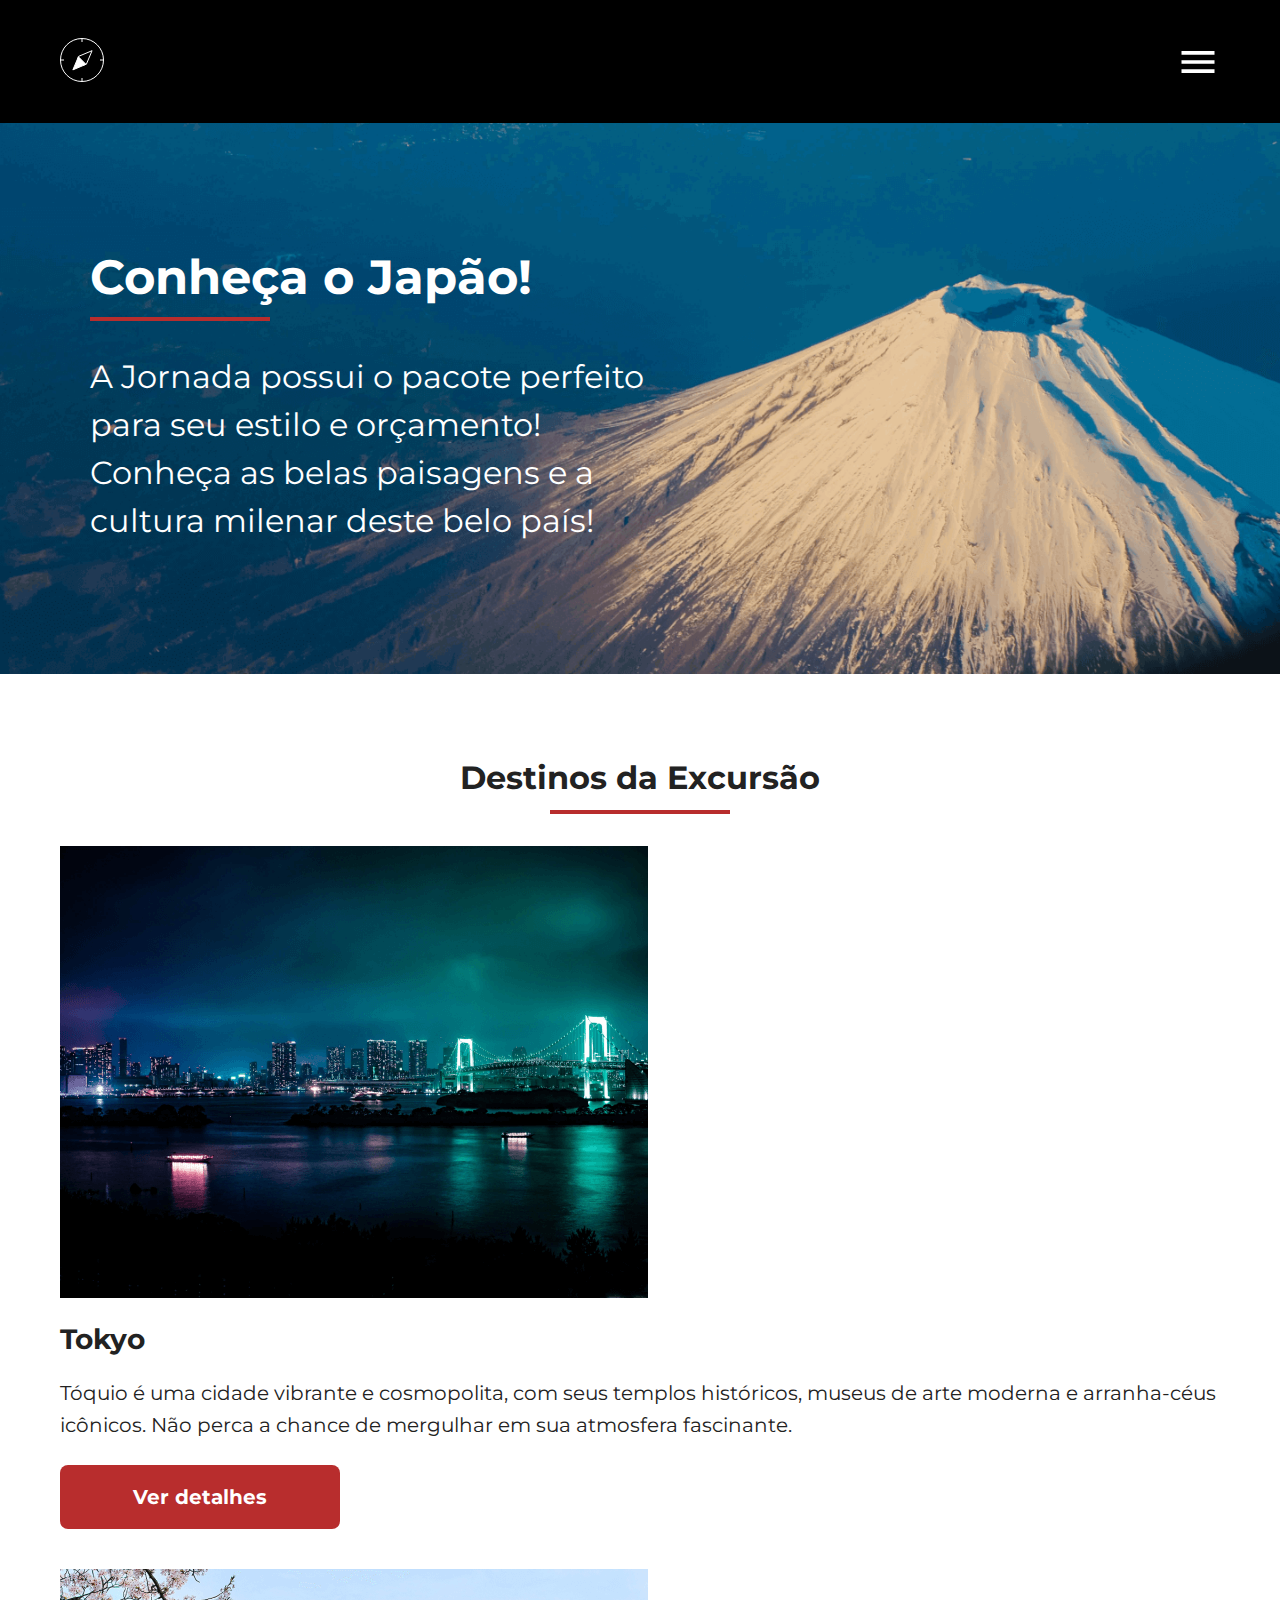
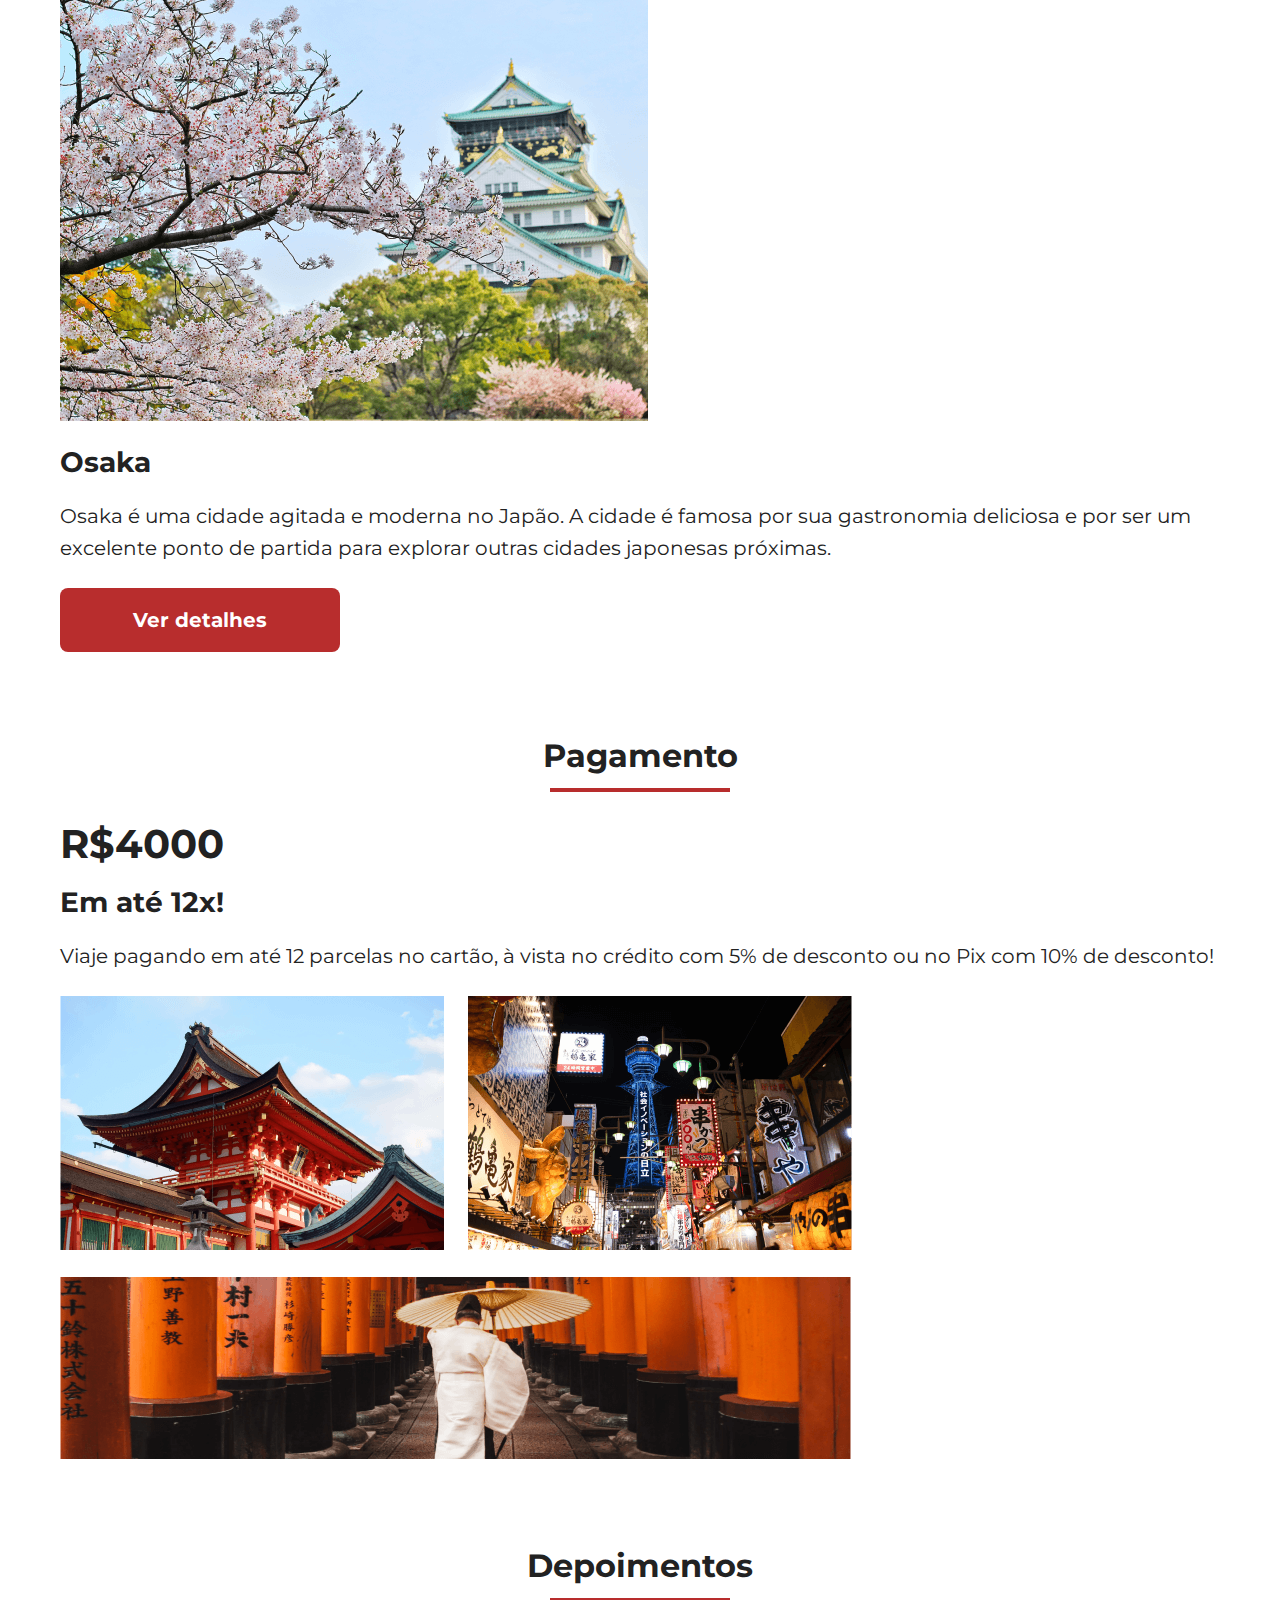
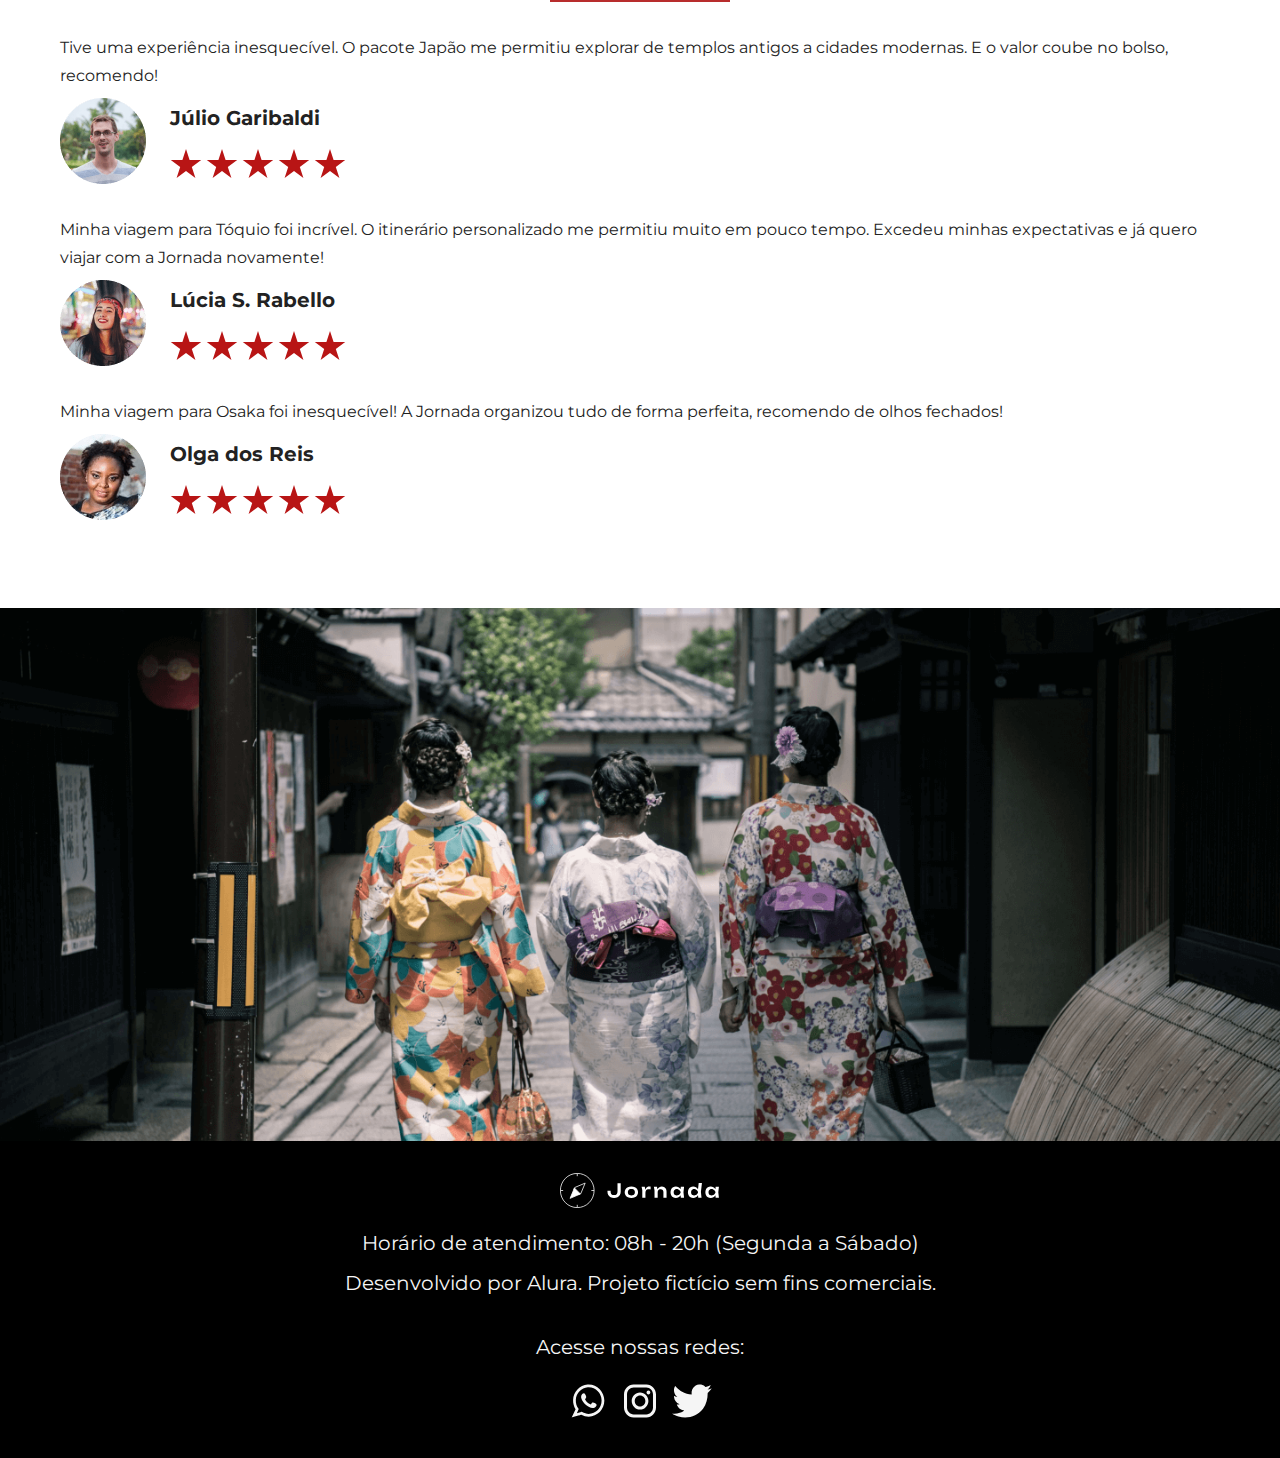
<file: pages/destinations.html>
<!DOCTYPE html>
<html lang="pt-br">
<head>
    <meta charset="UTF-8">
    <meta name="viewport" content="width=device-width, initial-scale=1.0">
    <title>Jornada - Pacotes de viagem</title>
    <link rel="shortcut icon" href="../assets/img/icons/favicon.svg" type="image/x-icon">
    <link rel="preconnect" href="https://fonts.googleapis.com">
    <link rel="preconnect" href="https://fonts.gstatic.com" crossorigin>
    <link href="https://fonts.googleapis.com/css2?family=Montserrat:wght@400;500;700&display=swap" rel="stylesheet">
    <link rel="stylesheet" href="../assets/styles/abstract/reset.css">
    <link rel="stylesheet" href="../assets/styles/output/destinations.css">
</head>
<body>
    <header class="header">
        <div class="header__wrapper">
            <a href="../index.html" class="header__logo" aria-label="Jornada home">
                <img class="header__logo--icon" alt="Logo da Jornada" src="../assets/img/logos/logo-white-icon.svg">
                <img class="header__logo--icon" alt="Logo da Jornada" src="../assets/img/logos/logo-white.svg">
            </a>
            <button class="header__menu" aria-expanded="false" aria-controls="header-nav" aria-label="Expandir menu de navegação" data-header-menu></button>
            <nav class="header__nav" id="header-nav" role="navigation" aria-label="Navegação principal" data-header-nav>
                <ul class="header__nav--list">
                    <li>
                        <a class="header__nav--item" href="blog.html" data-nav-item>Blog</a>
                    </li>
                    <li>
                        <a class="header__nav--item active" href="destinations.html" data-nav-item>Pacotes de viagem</a>
                    </li>
                    <li>
                        <a class="header__nav--item" href="contact.html" data-nav-item>Contato</a>
                    </li>
                </ul>
            </nav>
        </div>
    </header>
    <section class="banner">
        <picture>
            <source media="(max-width: 360px)" srcset="../assets/img/banner/banner-destinations-360.png">
            <source media="(max-width: 768px)" srcset="../assets/img/banner/banner-destinations-768.png">
            <source media="(max-width: 1440px)" srcset="../assets/img/banner/banner-destinations-1440.png">
            <img class="banner__img" alt src="../assets/img/banner/banner-destinations-1920.png" />
        </picture>
        <div class="banner__content--wrapper">
            <header class="banner__title">
                <h1 class="banner__title--text">Conheça o Japão!</h1>
                <div class="banner__title--underline"></div>
            </header>
            <p class="banner__text">A Jornada possui o pacote perfeito para seu estilo e orçamento! Conheça as belas paisagens e a  cultura milenar deste belo país!</p>
        </div>
    </section>
    <main class="main">
        <section class="destinations">
            <div class="section__title">
                <h2 class="section__title--text">Destinos da Excursão</h2>
                <div class="section__title--underline"></div>
            </div>
            <div class="destinations__list">
                <section class="destinations__item">
                    <picture>
                        <source media="(max-width: 360px)" srcset="../assets/img/destinations/tokyo-312.png">
                        <source media="(max-width: 768px)" srcset="../assets/img/destinations/tokyo-648.png">
                        <img class="destinations__item--image" alt src="../assets/img/destinations/tokyo-588.png" />
                    </picture>
                    <h3 class="destinations__item--name">Tokyo</h3>
                    <p class="destinations__item--desc">
                        Tóquio é uma cidade vibrante e cosmopolita, com seus templos
                        históricos, museus de arte moderna e arranha-céus icônicos.
                        Não perca a chance de mergulhar em sua atmosfera fascinante.
                    </p>
                    <a href="" class="cta-button changing" aria-label="Ver detalhes - Tokyo">Ver detalhes</a>
                </section>
                <section class="destinations__item">
                    <picture>
                        <source media="(max-width: 360px)" srcset="../assets/img/destinations/osaka-312.png">
                        <source media="(max-width: 768px)" srcset="../assets/img/destinations/osaka-648.png">
                        <img class="destinations__item--image" alt src="../assets/img/destinations/osaka-588.png" />
                    </picture>
                    <h3 class="destinations__item--name">Osaka</h3>
                    <p class="destinations__item--desc">
                        Osaka é uma cidade agitada e moderna no Japão. A cidade é
                        famosa por sua gastronomia deliciosa e por ser um excelente
                        ponto de partida para explorar outras cidades japonesas
                        próximas.
                    </p>
                    <a href="" class="cta-button changing" aria-label="Ver detalhes - Osaka">Ver detalhes</a>
                </section>
            </div>
        </section>
        <section class="payment">
            <header class="section__title">
                <h2 class="section__title--text">Pagamento</h2>
                <div class="section__title--underline"></div>
            </header>
            <div class="payment__conditions">
                <section class="payment__conditions--desc">
                    <h3 class="payment__conditions--title">R$4000</h3>
                    <h4 class="payment__conditions--subtitle">Em até 12x!</h4>
                    <p class="payment__conditions--details">
                        Viaje pagando em até 12 parcelas no cartão, à vista no crédito com 5% de desconto ou no Pix com 10% de desconto! 
                    </p>
                </section>
                <div class="payment__images" aria-hidden="true">
                    <div class="payment__images--group">
                        <picture>
                            <source media="(max-width: 360px)" srcset="../assets/img/payment/payment-destinations-2-144.png">
                            <source media="(max-width: 768px)" srcset="../assets/img/payment/payment-destinations-2-312.png">
                            <img class="payment__images--image" alt src="../assets/img/payment/payment-destinations-2-384.png" />
                        </picture>
                        <picture>
                            <source media="(max-width: 360px)" srcset="../assets/img/payment/payment-destinations-1-144.png">
                            <source media="(max-width: 768px)" srcset="../assets/img/payment/payment-destinations-1-312.png">
                            <img class="payment__images--image" alt src="../assets/img/payment/payment-destinations-1-384.png" />
                        </picture>
                    </div>
                    <picture>
                        <source media="(max-width: 360px)" srcset="../assets/img/payment/payment-destinations-312.png">
                        <source media="(max-width: 768px)" srcset="../assets/img/payment/payment-destinations-648.png">
                        <img class="payment__images--image highlight" alt src="../assets/img/payment/payment-destinations-790.png" />
                    </picture>
                </div>
            </div>
        </section>
        <section class="testimonials">
            <header class="section__title">
                <h2 class="section__title--text">Depoimentos</h2>
                <div class="section__title--underline"></div>
            </header>
            <div class="testimonials__wrapper">
                <div class="testimonials__item">
                    <p class="testimonials__text">
                        Tive uma experiência inesquecível. O pacote Japão me permitiu explorar  de templos antigos a cidades modernas. E o valor coube no bolso, recomendo!
                    </p>
                    <div class="testimonials__author">
                        <img class="testimonials__author--picture" alt src="../assets/img/testimonials/julio.png" />
                        <p class="testimonials__author--name">Júlio Garibaldi</p>
                        <img class="testimonials__author--rating" alt="Avaliação: 5 estrelas" src="../assets/img/icons/5-stars.svg" />
                    </div>
                </div>
                <div class="testimonials__item">
                    <p class="testimonials__text">
                        Minha viagem para Tóquio foi incrível. O itinerário personalizado me permitiu muito em pouco tempo. Excedeu minhas expectativas e já quero viajar com a Jornada novamente!
                    </p>
                    <div class="testimonials__author">
                        <img class="testimonials__author--picture" alt src="../assets/img/testimonials/lucia.png" />
                        <p class="testimonials__author--name">Lúcia S. Rabello</p>
                        <img class="testimonials__author--rating" alt="Avaliação: 5 estrelas" src="../assets/img/icons/5-stars.svg" />
                    </div>
                </div>
                <div class="testimonials__item">
                    <p class="testimonials__text">
                        Minha viagem para Osaka foi inesquecível! A Jornada organizou tudo de forma perfeita, recomendo de olhos fechados!
                    </p>
                    <div class="testimonials__author">
                        <img class="testimonials__author--picture" alt src="../assets/img/testimonials/olga.png" />
                        <p class="testimonials__author--name">Olga dos Reis</p>
                        <img class="testimonials__author--rating" alt="Avaliação: 5 estrelas" src="../assets/img/icons/5-stars.svg" />
                    </div>
                </div>
            </div>
        </section>
    </main>
    <picture>
        <source media="(max-width: 360px)" srcset="../assets/img/pre-footer/pre-footer-destinations-360.png">
        <source media="(max-width: 768px)" srcset="../assets/img/pre-footer/pre-footer-destinations-768.png">
        <source media="(max-width: 1440px)" srcset="../assets/img/pre-footer/pre-footer-destinations-1440.png">
        <img class="pre-footer__image" alt src="../assets/img/pre-footer/pre-footer-destinations-1920.png" />
    </picture>
    <footer class="footer">
        <div class="footer__wrapper">
            <div class="footer__logo-wrapper">
                <img class="footer__logo-icon" alt="Logo da Jornada" src="../assets/img/logos/logo-white.svg" />
                <p class="footer__text-info">Horário de atendimento: 08h - 20h (Segunda a Sábado)</p>
                <p class="footer__text-info">Desenvolvido por Alura. Projeto fictício sem fins comerciais.</p>
            </div>
            <div class="footer__social-media-wrapper">
                <p class="footer__social-media-text">Acesse nossas redes:</p>
                <ul class="footer__social-media-icons">
                    <li>
                        <a href="" class="footer__social-media-icon whatsapp" aria-label="Whatsapp"></a>
                    </li>
                    <li>
                        <a href="" class="footer__social-media-icon instagram" aria-label="Instagram"></a>
                    </li>
                    <li>
                        <a href="" class="footer__social-media-icon twitter" aria-label="Twitter"></a>
                    </li>
                </ul>
            </div>
        </div>
    </footer>
    <script src="../assets/scripts/header.js"></script>
</body>
</html>
</file>
<file: assets/styles/output/home.css>
* {
  transition: 0.1s ease-in;
}

body, * {
  font-family: "Montserrat", sans-serif;
}

body {
  color: #222222;
  background-color: #FFFFFF;
}

img {
  max-width: 100%;
}

.main {
  max-width: 1200px;
  margin: 0 24px;
}

.pre-footer__image {
  width: 100%;
  display: block;
}

@media screen and (min-width: 768px) {
  .main {
    margin: 0 60px;
  }
}
@media screen and (min-width: 1440px) {
  .main {
    margin: 0 auto;
  }
}
.header {
  width: 100%;
  background-color: #000000;
  padding: 38px 32px;
}

.header__wrapper {
  max-width: 1200px;
  margin: 0 auto;
  display: flex;
  justify-content: space-between;
  align-items: center;
  position: relative;
}

.header__logo--icon:last-child {
  display: none;
}

.header__menu {
  padding: 0;
  border: 1px solid transparent;
  background-color: transparent;
  cursor: pointer;
  height: 44px;
  width: 44px;
  background: center no-repeat;
}
.header__menu:hover, .header__menu:focus {
  border-color: #FFFFFF;
}

.header__menu[aria-expanded=false] {
  background-image: url("../../img/icons/menu.svg");
}
.header__menu[aria-expanded=false] + .header__nav {
  display: none;
}

.header__menu[aria-expanded=true] {
  background-image: url("../../img/icons/close.svg");
}
.header__menu[aria-expanded=true] + .header__nav {
  display: block;
}

.header__nav {
  max-width: 380px;
  background-color: #000000;
  border: 1px solid #FFFFFF;
  padding: 32px;
  position: absolute;
  right: 0;
  top: 105%;
  z-index: 1;
}

.header__nav--list {
  display: flex;
  flex-wrap: wrap;
  gap: 40px;
}

.header__nav--item {
  color: #FFFFFF;
  font-size: 1.5rem;
  font-weight: 500;
}

.header__nav--item.active {
  text-decoration: underline;
}

@media screen and (min-width: 768px) {
  .header {
    padding: 38px 60px;
  }
}
@media screen and (min-width: 1440px) {
  .header__logo--icon:first-child {
    display: none;
  }
  .header__logo--icon:last-child {
    display: block;
  }
  .header__menu {
    display: none;
  }
  .header__menu[aria-expanded=false] + .header__nav {
    display: block;
  }
  .header__nav {
    max-width: none;
    background-color: transparent;
    border: none;
    padding: 0;
    position: static;
    right: 0;
    top: 0;
  }
}
.cta-button {
  width: 280px;
  display: inline-block;
  border-radius: 8px;
  background-color: #B82D2D;
  padding: 16px 0;
  font-size: 1.25rem;
  font-weight: 700;
  line-height: 160%;
  color: #FFFFFF;
  text-align: center;
  cursor: pointer;
}
.cta-button:hover, .cta-button:focus {
  background-color: #9B2222;
}

.cta-button.changing {
  width: 312px;
}

@media screen and (min-width: 768px) {
  .cta-button.changing {
    width: 280px;
  }
}
.section__title {
  margin-bottom: 32px;
}

.section__title--text {
  font-size: 2rem;
  font-weight: 700;
  text-align: center;
}

.section__title--underline {
  width: 180px;
  height: 4px;
  background-color: #B82D2D;
  margin: 0 auto;
  margin-top: 16px;
}

.section__desc {
  font-size: 1rem;
  font-weight: 400;
  line-height: 175%;
  margin-bottom: 56px;
}

@media screen and (min-width: 768px) {
  .section__desc {
    font-size: 1.25rem;
    font-weight: 400;
    line-height: 160%;
  }
}
@media screen and (min-width: 1440px) {
  .section__title {
    margin-bottom: 64px;
  }
}
.banner__img {
  width: 100%;
  display: block;
}

.banner__img--desc {
  font-size: 1.25rem;
  font-weight: 400;
  line-height: 160%;
  max-width: 1200px;
  margin: 88px auto;
  padding: 0 24px;
}

@media screen and (min-width: 768px) {
  .banner__img--desc {
    font-size: 2rem;
    font-weight: 400;
    line-height: 150%;
  }
}
@media screen and (min-width: 1440px) {
  .banner__img--desc {
    margin: 112px auto;
    padding: 0;
  }
}
.offers {
  margin-bottom: 88px;
}

.offers__cards--group {
  display: flex;
  gap: 24px;
  justify-content: space-around;
  flex-wrap: wrap;
}

.offers__cards--item {
  border-radius: 16px;
  background-position: center;
  background-size: cover;
  background-repeat: no-repeat;
  padding: 24px 16px;
  color: #FFFFFF;
  flex: 1 0 calc(50% - 48px);
  text-align: center;
}

.offers__cards--japan {
  background-image: url("../../img/offers/japan.png");
}

.offers__cards--san-andreas {
  background-image: url("../../img/offers/san-andreas.png");
}

.offers__cards--paraiba {
  background-image: url("../../img/offers/paraiba.png");
}

.offers__cards--manaus {
  background-image: url("../../img/offers/manaus.png");
}

.offers__card--destination-type {
  font-size: 1.25rem;
  font-weight: 400;
  line-height: 160%;
  text-align: center;
  margin-bottom: 8px;
}

.offers__card--destination-name {
  font-size: 2.5rem;
  font-weight: 700;
}

.offers__card--price {
  font-size: 2rem;
  font-weight: 700;
  margin: 24px 0;
}

@media screen and (min-width: 1440px) {
  .offers {
    margin-bottom: 112px;
  }
  .offers__cards--japan {
    background-image: url("../../img/offers/japan-large.png");
  }
  .offers__cards--san-andreas {
    background-image: url("../../img/offers/san-andreas-large.png");
  }
  .offers__cards--paraiba {
    background-image: url("../../img/offers/paraiba-large.png");
  }
  .offers__cards--manaus {
    background-image: url("../../img/offers/manaus-large.png");
  }
  .offers__card--destination-name {
    font-size: 3rem;
    font-weight: 700;
  }
  .offers__card--price {
    font-size: 2.5rem;
    font-weight: 700;
  }
}
.search {
  margin-bottom: 88px;
}

.search__categories {
  display: flex;
  justify-content: center;
  align-items: center;
  gap: 24px;
  flex-wrap: wrap;
}

.search__category {
  height: 220px;
  width: 312px;
  font-size: 1.75rem;
  font-weight: 700;
  color: #222222;
  text-align: center;
  border-radius: 8px;
  background-color: #F5F5F5;
  padding: 0 16px;
  display: flex;
  flex-direction: column;
  justify-content: center;
  align-items: center;
  gap: 24px;
  flex: 1;
}

.search__category--icon {
  height: 80px;
  width: 80px;
  background: center no-repeat;
}

.search__category--icon.national {
  background-image: url("../../img/icons/hiking.svg");
}

.search__category--icon.international {
  background-image: url("../../img/icons/flight.svg");
}

.search__category--icon.transfer {
  background-image: url("../../img/icons/airport_shuttle.svg");
}

.search__category--icon.safe {
  background-image: url("../../img/icons/vpn_lock.svg");
}

@media screen and (min-width: 1440px) {
  .search {
    margin-bottom: 112px;
  }
  .search__category {
    width: 280px;
  }
}
.destinations {
  margin-bottom: 88px;
}

.destinations__list {
  display: flex;
  flex-direction: column;
  align-items: stretch;
  flex-wrap: wrap;
  gap: 40px;
}

.destinations__item {
  flex: 1;
  display: flex;
  flex-direction: column;
}

.destinations__item--name {
  font-size: 1.75rem;
  font-weight: 700;
  margin: 24px 0;
}

.destinations__item--name.alt {
  margin: 16px 0 8px;
}

.destinations__item--desc {
  font-size: 1.25rem;
  font-weight: 400;
  line-height: 160%;
  margin-bottom: 24px;
}

.destinations__item--desc.alt {
  margin-bottom: 16px;
}

@media screen and (max-width: 768px) {
  .destinations__item--image {
    width: 100%;
  }
}
@media screen and (min-width: 1440px) {
  .destinations {
    margin-bottom: 112px;
  }
  .destinations__list {
    flex-direction: row;
    gap: 24px;
  }
}
.payment {
  margin-bottom: 88px;
}

.payment__images--group,
.payment__conditions {
  display: flex;
  gap: 24px;
}

.payment__conditions {
  flex-wrap: wrap;
}

.payment__conditions--title {
  font-size: 2.5rem;
  font-weight: 700;
  margin-bottom: 24px;
}

.payment__conditions--subtitle {
  font-size: 1.75rem;
  font-weight: 700;
  margin-bottom: 24px;
}

.payment__conditions--details {
  font-size: 1.25rem;
  font-weight: 400;
  line-height: 160%;
  max-width: 100%;
}

.payment__images--image {
  flex: 1;
}

.payment__images--image.highlight {
  margin-top: 24px;
}

@media screen and (min-width: 1440px) {
  .payment {
    margin-bottom: 112px;
  }
  .payment__conditions--desc {
    max-width: 384px;
  }
}
.testimonials {
  margin-bottom: 88px;
}

.testimonials__wrapper {
  display: flex;
  flex-direction: column;
  align-items: stretch;
  flex-wrap: wrap;
  gap: 32px;
}

.testimonials__item {
  flex: 1;
  display: flex;
  flex-direction: column;
  justify-content: space-between;
}

.testimonials__text {
  font-size: 1rem;
  font-weight: 400;
  line-height: 175%;
}

.testimonials__author {
  margin-top: 8px;
  max-width: -moz-fit-content;
  max-width: fit-content;
  display: grid;
  align-items: center;
  grid-template-columns: 86px 1fr;
  gap: 8px 24px;
}

.testimonials__author--picture {
  max-width: 86px;
  grid-area: 1/1/3/2;
}

.testimonials__author--name {
  font-size: 1.25rem;
  font-weight: 700;
  line-height: 160%;
}

@media screen and (min-width: 1440px) {
  .testimonials {
    margin-bottom: 112px;
  }
  .testimonials__wrapper {
    flex-direction: row;
    gap: 24px;
  }
}
.footer {
  width: 100%;
  background-color: #000000;
  padding: 32px 24px;
}

.footer__wrapper {
  max-width: 1200px;
  display: flex;
  align-items: center;
  flex-direction: column;
  justify-content: space-between;
  flex-wrap: wrap;
  margin: 0 auto;
  color: #F5F5F5;
  text-align: center;
}

.footer__logo-icon {
  max-width: 160px;
  margin-bottom: 16px;
}

.footer__text-info,
.footer__social-media-text {
  font-size: 1rem;
  font-weight: 400;
  line-height: 175%;
}

.footer__text-info:first-of-type {
  margin-bottom: 8px;
}

.footer__social-media-wrapper {
  margin-top: 32px;
}

.footer__social-media-text {
  margin-bottom: 16px;
}

.footer__social-media-icons {
  display: flex;
  align-items: center;
  justify-content: center;
  gap: 8px;
}

.footer__social-media-icon {
  height: 44px;
  width: 44px;
  display: inline-block;
  background: center no-repeat;
}

.footer__social-media-icon.whatsapp {
  background-image: url("../../img/icons/whatsapp.svg");
}

.footer__social-media-icon.instagram {
  background-image: url("../../img/icons/instagram.svg");
}

.footer__social-media-icon.twitter {
  background-image: url("../../img/icons/twitter.svg");
}

@media screen and (min-width: 768px) {
  .footer {
    padding: 32px 60px;
  }
  .footer__text-info,
  .footer__social-media-text {
    font-size: 1.25rem;
    font-weight: 400;
    line-height: 160%;
  }
}
@media screen and (min-width: 1440px) {
  .footer {
    padding: 52px 0;
  }
  .footer__wrapper {
    flex-direction: row;
    text-align: start;
  }
  .footer__social-media-wrapper {
    margin-top: 0;
  }
}/*# sourceMappingURL=home.css.map */
</file>
<file: assets/styles/output/blog.css>
* {
  transition: 0.1s ease-in;
}

body, * {
  font-family: "Montserrat", sans-serif;
}

body {
  color: #222222;
  background-color: #FFFFFF;
}

img {
  max-width: 100%;
}

.main {
  max-width: 1200px;
  margin: 0 24px;
}

.pre-footer__image {
  width: 100%;
  display: block;
}

@media screen and (min-width: 768px) {
  .main {
    margin: 0 60px;
  }
}
@media screen and (min-width: 1440px) {
  .main {
    margin: 0 auto;
  }
}
.header {
  width: 100%;
  background-color: #000000;
  padding: 38px 32px;
}

.header__wrapper {
  max-width: 1200px;
  margin: 0 auto;
  display: flex;
  justify-content: space-between;
  align-items: center;
  position: relative;
}

.header__logo--icon:last-child {
  display: none;
}

.header__menu {
  padding: 0;
  border: 1px solid transparent;
  background-color: transparent;
  cursor: pointer;
  height: 44px;
  width: 44px;
  background: center no-repeat;
}
.header__menu:hover, .header__menu:focus {
  border-color: #FFFFFF;
}

.header__menu[aria-expanded=false] {
  background-image: url("../../img/icons/menu.svg");
}
.header__menu[aria-expanded=false] + .header__nav {
  display: none;
}

.header__menu[aria-expanded=true] {
  background-image: url("../../img/icons/close.svg");
}
.header__menu[aria-expanded=true] + .header__nav {
  display: block;
}

.header__nav {
  max-width: 380px;
  background-color: #000000;
  border: 1px solid #FFFFFF;
  padding: 32px;
  position: absolute;
  right: 0;
  top: 105%;
  z-index: 1;
}

.header__nav--list {
  display: flex;
  flex-wrap: wrap;
  gap: 40px;
}

.header__nav--item {
  color: #FFFFFF;
  font-size: 1.5rem;
  font-weight: 500;
}

.header__nav--item.active {
  text-decoration: underline;
}

@media screen and (min-width: 768px) {
  .header {
    padding: 38px 60px;
  }
}
@media screen and (min-width: 1440px) {
  .header__logo--icon:first-child {
    display: none;
  }
  .header__logo--icon:last-child {
    display: block;
  }
  .header__menu {
    display: none;
  }
  .header__menu[aria-expanded=false] + .header__nav {
    display: block;
  }
  .header__nav {
    max-width: none;
    background-color: transparent;
    border: none;
    padding: 0;
    position: static;
    right: 0;
    top: 0;
  }
}
.cta-button {
  width: 280px;
  display: inline-block;
  border-radius: 8px;
  background-color: #B82D2D;
  padding: 16px 0;
  font-size: 1.25rem;
  font-weight: 700;
  line-height: 160%;
  color: #FFFFFF;
  text-align: center;
  cursor: pointer;
}
.cta-button:hover, .cta-button:focus {
  background-color: #9B2222;
}

.cta-button.changing {
  width: 312px;
}

@media screen and (min-width: 768px) {
  .cta-button.changing {
    width: 280px;
  }
}
.section__title {
  margin-bottom: 32px;
}

.section__title--text {
  font-size: 2rem;
  font-weight: 700;
  text-align: center;
}

.section__title--underline {
  width: 180px;
  height: 4px;
  background-color: #B82D2D;
  margin: 0 auto;
  margin-top: 16px;
}

.section__desc {
  font-size: 1rem;
  font-weight: 400;
  line-height: 175%;
  margin-bottom: 56px;
}

@media screen and (min-width: 768px) {
  .section__desc {
    font-size: 1.25rem;
    font-weight: 400;
    line-height: 160%;
  }
}
@media screen and (min-width: 1440px) {
  .section__title {
    margin-bottom: 64px;
  }
}
.banner {
  min-height: 290px;
  background-color: #000000;
  color: #FFFFFF;
  position: relative;
  margin-bottom: 88px;
}

.banner__img {
  width: 100%;
  display: block;
}

.banner__content--wrapper {
  width: 100%;
  max-width: 1200px;
  position: absolute;
  top: 50%;
  left: 0;
  transform: translate(0, -50%);
  padding: 0 7vw;
}

.banner__title {
  margin-bottom: 32px;
}

.banner__title--text {
  font-size: 3rem;
  font-weight: 700;
}

.banner__title--underline {
  width: 180px;
  height: 4px;
  background-color: #B82D2D;
  margin-top: 16px;
}

.banner__text {
  font-size: 1.25rem;
  font-weight: 400;
  line-height: 160%;
  max-width: 579px;
}

@media screen and (min-width: 768px) {
  .banner__text {
    font-size: 2rem;
    font-weight: 400;
    line-height: 150%;
  }
}
@media screen and (min-width: 1320px) {
  .banner__content--wrapper {
    left: 50%;
    transform: translate(-50%, -50%);
    padding: 0;
  }
}
@media screen and (min-width: 1440px) {
  .banner {
    margin-bottom: 112px;
  }
}
.post {
  margin-bottom: 88px;
}

.post__wrapper {
  display: flex;
  flex-direction: column;
  gap: 32px;
}

.post__compound {
  display: flex;
  flex-direction: column;
  gap: 24px;
}
.post__compound .post__section, .post__compound picture {
  flex: 0 1 50%;
}

.post__section--title {
  font-size: 1.75rem;
  font-weight: 700;
  margin-bottom: 24px;
}

.post__section--text {
  font-size: 1.25rem;
  font-weight: 400;
  line-height: 160%;
}

.post__image {
  margin-bottom: 8px;
}

.post__image--desc {
  font-size: 0.875rem;
  font-weight: 400;
  line-height: 200%;
}

@media screen and (min-width: 768px) {
  .post__compound {
    flex-direction: row;
  }
}
@media screen and (min-width: 1440px) {
  .post {
    margin-bottom: 112px;
  }
  .post__wrapper {
    gap: 48px;
  }
}
.destinations {
  margin-bottom: 88px;
}

.destinations__list {
  display: flex;
  flex-direction: column;
  align-items: stretch;
  flex-wrap: wrap;
  gap: 40px;
}

.destinations__item {
  flex: 1;
  display: flex;
  flex-direction: column;
}

.destinations__item--name {
  font-size: 1.75rem;
  font-weight: 700;
  margin: 24px 0;
}

.destinations__item--name.alt {
  margin: 16px 0 8px;
}

.destinations__item--desc {
  font-size: 1.25rem;
  font-weight: 400;
  line-height: 160%;
  margin-bottom: 24px;
}

.destinations__item--desc.alt {
  margin-bottom: 16px;
}

@media screen and (max-width: 768px) {
  .destinations__item--image {
    width: 100%;
  }
}
@media screen and (min-width: 1440px) {
  .destinations {
    margin-bottom: 112px;
  }
  .destinations__list {
    flex-direction: row;
    gap: 24px;
  }
}
.footer {
  width: 100%;
  background-color: #000000;
  padding: 32px 24px;
}

.footer__wrapper {
  max-width: 1200px;
  display: flex;
  align-items: center;
  flex-direction: column;
  justify-content: space-between;
  flex-wrap: wrap;
  margin: 0 auto;
  color: #F5F5F5;
  text-align: center;
}

.footer__logo-icon {
  max-width: 160px;
  margin-bottom: 16px;
}

.footer__text-info,
.footer__social-media-text {
  font-size: 1rem;
  font-weight: 400;
  line-height: 175%;
}

.footer__text-info:first-of-type {
  margin-bottom: 8px;
}

.footer__social-media-wrapper {
  margin-top: 32px;
}

.footer__social-media-text {
  margin-bottom: 16px;
}

.footer__social-media-icons {
  display: flex;
  align-items: center;
  justify-content: center;
  gap: 8px;
}

.footer__social-media-icon {
  height: 44px;
  width: 44px;
  display: inline-block;
  background: center no-repeat;
}

.footer__social-media-icon.whatsapp {
  background-image: url("../../img/icons/whatsapp.svg");
}

.footer__social-media-icon.instagram {
  background-image: url("../../img/icons/instagram.svg");
}

.footer__social-media-icon.twitter {
  background-image: url("../../img/icons/twitter.svg");
}

@media screen and (min-width: 768px) {
  .footer {
    padding: 32px 60px;
  }
  .footer__text-info,
  .footer__social-media-text {
    font-size: 1.25rem;
    font-weight: 400;
    line-height: 160%;
  }
}
@media screen and (min-width: 1440px) {
  .footer {
    padding: 52px 0;
  }
  .footer__wrapper {
    flex-direction: row;
    text-align: start;
  }
  .footer__social-media-wrapper {
    margin-top: 0;
  }
}/*# sourceMappingURL=blog.css.map */
</file>
<file: assets/styles/output/contact.css>
* {
  transition: 0.1s ease-in;
}

body, * {
  font-family: "Montserrat", sans-serif;
}

body {
  color: #222222;
  background-color: #FFFFFF;
}

img {
  max-width: 100%;
}

.main {
  max-width: 1200px;
  margin: 0 24px;
}

.pre-footer__image {
  width: 100%;
  display: block;
}

@media screen and (min-width: 768px) {
  .main {
    margin: 0 60px;
  }
}
@media screen and (min-width: 1440px) {
  .main {
    margin: 0 auto;
  }
}
.header {
  width: 100%;
  background-color: #000000;
  padding: 38px 32px;
}

.header__wrapper {
  max-width: 1200px;
  margin: 0 auto;
  display: flex;
  justify-content: space-between;
  align-items: center;
  position: relative;
}

.header__logo--icon:last-child {
  display: none;
}

.header__menu {
  padding: 0;
  border: 1px solid transparent;
  background-color: transparent;
  cursor: pointer;
  height: 44px;
  width: 44px;
  background: center no-repeat;
}
.header__menu:hover, .header__menu:focus {
  border-color: #FFFFFF;
}

.header__menu[aria-expanded=false] {
  background-image: url("../../img/icons/menu.svg");
}
.header__menu[aria-expanded=false] + .header__nav {
  display: none;
}

.header__menu[aria-expanded=true] {
  background-image: url("../../img/icons/close.svg");
}
.header__menu[aria-expanded=true] + .header__nav {
  display: block;
}

.header__nav {
  max-width: 380px;
  background-color: #000000;
  border: 1px solid #FFFFFF;
  padding: 32px;
  position: absolute;
  right: 0;
  top: 105%;
  z-index: 1;
}

.header__nav--list {
  display: flex;
  flex-wrap: wrap;
  gap: 40px;
}

.header__nav--item {
  color: #FFFFFF;
  font-size: 1.5rem;
  font-weight: 500;
}

.header__nav--item.active {
  text-decoration: underline;
}

@media screen and (min-width: 768px) {
  .header {
    padding: 38px 60px;
  }
}
@media screen and (min-width: 1440px) {
  .header__logo--icon:first-child {
    display: none;
  }
  .header__logo--icon:last-child {
    display: block;
  }
  .header__menu {
    display: none;
  }
  .header__menu[aria-expanded=false] + .header__nav {
    display: block;
  }
  .header__nav {
    max-width: none;
    background-color: transparent;
    border: none;
    padding: 0;
    position: static;
    right: 0;
    top: 0;
  }
}
.cta-button {
  width: 280px;
  display: inline-block;
  border-radius: 8px;
  background-color: #B82D2D;
  padding: 16px 0;
  font-size: 1.25rem;
  font-weight: 700;
  line-height: 160%;
  color: #FFFFFF;
  text-align: center;
  cursor: pointer;
}
.cta-button:hover, .cta-button:focus {
  background-color: #9B2222;
}

.cta-button.changing {
  width: 312px;
}

@media screen and (min-width: 768px) {
  .cta-button.changing {
    width: 280px;
  }
}
.section__title {
  margin-bottom: 32px;
}

.section__title--text {
  font-size: 2rem;
  font-weight: 700;
  text-align: center;
}

.section__title--underline {
  width: 180px;
  height: 4px;
  background-color: #B82D2D;
  margin: 0 auto;
  margin-top: 16px;
}

.section__desc {
  font-size: 1rem;
  font-weight: 400;
  line-height: 175%;
  margin-bottom: 56px;
}

@media screen and (min-width: 768px) {
  .section__desc {
    font-size: 1.25rem;
    font-weight: 400;
    line-height: 160%;
  }
}
@media screen and (min-width: 1440px) {
  .section__title {
    margin-bottom: 64px;
  }
}
.banner {
  min-height: 290px;
  background-color: #000000;
  color: #FFFFFF;
  position: relative;
  margin-bottom: 88px;
}

.banner__img {
  width: 100%;
  display: block;
}

.banner__content--wrapper {
  width: 100%;
  max-width: 1200px;
  position: absolute;
  top: 50%;
  left: 0;
  transform: translate(0, -50%);
  padding: 0 7vw;
}

.banner__title {
  margin-bottom: 32px;
}

.banner__title--text {
  font-size: 3rem;
  font-weight: 700;
}

.banner__title--underline {
  width: 180px;
  height: 4px;
  background-color: #B82D2D;
  margin-top: 16px;
}

.banner__text {
  font-size: 1.25rem;
  font-weight: 400;
  line-height: 160%;
  max-width: 579px;
}

@media screen and (min-width: 768px) {
  .banner__text {
    font-size: 2rem;
    font-weight: 400;
    line-height: 150%;
  }
}
@media screen and (min-width: 1320px) {
  .banner__content--wrapper {
    left: 50%;
    transform: translate(-50%, -50%);
    padding: 0;
  }
}
@media screen and (min-width: 1440px) {
  .banner {
    margin-bottom: 112px;
  }
}
.form__section {
  margin-bottom: 88px;
}

.form {
  max-width: 790px;
  margin: 0 auto;
}
.form input[type=submit] {
  display: block;
  margin: 0 auto;
}

.form__wrapper {
  margin-bottom: 32px;
  display: flex;
  flex-direction: column;
  align-items: center;
  gap: 64px;
}

.form__field--compound {
  display: flex;
  flex-direction: column;
  align-items: center;
  gap: 64px;
}

.form__field--compound,
.form__subtitle,
.form__field,
.form__field--input,
.form__field--textarea {
  width: 100%;
}

.form__subtitle,
.form__field--label {
  margin-bottom: 8px;
}

.form__subtitle {
  font-size: 0.875rem;
  font-weight: 400;
  line-height: 200%;
}

.form__field--label {
  font-size: 1.25rem;
  font-weight: 700;
  line-height: 160%;
}

.form__field--input,
.form__field--textarea {
  font-size: 1rem;
  font-weight: 400;
  line-height: 175%;
}
.form__field--input:hover, .form__field--input:focus,
.form__field--textarea:hover,
.form__field--textarea:focus {
  border-color: #B82D2D;
}

.field__input--wrapper {
  position: relative;
}

.form__field--input {
  border-bottom: 3px solid #D9D9D9;
  padding: 8px;
}

.form__field--textarea {
  height: 90px;
  border: 3px solid #D9D9D9;
  border-radius: 8px;
  padding: 4px 8px;
}

.field__input--error {
  height: 24px;
  width: 24px;
  display: none;
  background: url("../../img/icons/error.svg") center no-repeat;
  position: absolute;
  top: 10px;
  right: 4px;
}

@media screen and (min-width: 768px) {
  .form__field--input,
  .form__field--textarea {
    font-size: 1.25rem;
    font-weight: 400;
    line-height: 160%;
  }
}
@media screen and (min-width: 1440px) {
  .form__section {
    margin-bottom: 112px;
  }
  .form__field--compound {
    flex-direction: row;
    gap: 24px;
  }
}
.footer {
  width: 100%;
  background-color: #000000;
  padding: 32px 24px;
}

.footer__wrapper {
  max-width: 1200px;
  display: flex;
  align-items: center;
  flex-direction: column;
  justify-content: space-between;
  flex-wrap: wrap;
  margin: 0 auto;
  color: #F5F5F5;
  text-align: center;
}

.footer__logo-icon {
  max-width: 160px;
  margin-bottom: 16px;
}

.footer__text-info,
.footer__social-media-text {
  font-size: 1rem;
  font-weight: 400;
  line-height: 175%;
}

.footer__text-info:first-of-type {
  margin-bottom: 8px;
}

.footer__social-media-wrapper {
  margin-top: 32px;
}

.footer__social-media-text {
  margin-bottom: 16px;
}

.footer__social-media-icons {
  display: flex;
  align-items: center;
  justify-content: center;
  gap: 8px;
}

.footer__social-media-icon {
  height: 44px;
  width: 44px;
  display: inline-block;
  background: center no-repeat;
}

.footer__social-media-icon.whatsapp {
  background-image: url("../../img/icons/whatsapp.svg");
}

.footer__social-media-icon.instagram {
  background-image: url("../../img/icons/instagram.svg");
}

.footer__social-media-icon.twitter {
  background-image: url("../../img/icons/twitter.svg");
}

@media screen and (min-width: 768px) {
  .footer {
    padding: 32px 60px;
  }
  .footer__text-info,
  .footer__social-media-text {
    font-size: 1.25rem;
    font-weight: 400;
    line-height: 160%;
  }
}
@media screen and (min-width: 1440px) {
  .footer {
    padding: 52px 0;
  }
  .footer__wrapper {
    flex-direction: row;
    text-align: start;
  }
  .footer__social-media-wrapper {
    margin-top: 0;
  }
}/*# sourceMappingURL=contact.css.map */
</file>
<file: assets/styles/output/destinations.css>
* {
  transition: 0.1s ease-in;
}

body, * {
  font-family: "Montserrat", sans-serif;
}

body {
  color: #222222;
  background-color: #FFFFFF;
}

img {
  max-width: 100%;
}

.main {
  max-width: 1200px;
  margin: 0 24px;
}

.pre-footer__image {
  width: 100%;
  display: block;
}

@media screen and (min-width: 768px) {
  .main {
    margin: 0 60px;
  }
}
@media screen and (min-width: 1440px) {
  .main {
    margin: 0 auto;
  }
}
.header {
  width: 100%;
  background-color: #000000;
  padding: 38px 32px;
}

.header__wrapper {
  max-width: 1200px;
  margin: 0 auto;
  display: flex;
  justify-content: space-between;
  align-items: center;
  position: relative;
}

.header__logo--icon:last-child {
  display: none;
}

.header__menu {
  padding: 0;
  border: 1px solid transparent;
  background-color: transparent;
  cursor: pointer;
  height: 44px;
  width: 44px;
  background: center no-repeat;
}
.header__menu:hover, .header__menu:focus {
  border-color: #FFFFFF;
}

.header__menu[aria-expanded=false] {
  background-image: url("../../img/icons/menu.svg");
}
.header__menu[aria-expanded=false] + .header__nav {
  display: none;
}

.header__menu[aria-expanded=true] {
  background-image: url("../../img/icons/close.svg");
}
.header__menu[aria-expanded=true] + .header__nav {
  display: block;
}

.header__nav {
  max-width: 380px;
  background-color: #000000;
  border: 1px solid #FFFFFF;
  padding: 32px;
  position: absolute;
  right: 0;
  top: 105%;
  z-index: 1;
}

.header__nav--list {
  display: flex;
  flex-wrap: wrap;
  gap: 40px;
}

.header__nav--item {
  color: #FFFFFF;
  font-size: 1.5rem;
  font-weight: 500;
}

.header__nav--item.active {
  text-decoration: underline;
}

@media screen and (min-width: 768px) {
  .header {
    padding: 38px 60px;
  }
}
@media screen and (min-width: 1440px) {
  .header__logo--icon:first-child {
    display: none;
  }
  .header__logo--icon:last-child {
    display: block;
  }
  .header__menu {
    display: none;
  }
  .header__menu[aria-expanded=false] + .header__nav {
    display: block;
  }
  .header__nav {
    max-width: none;
    background-color: transparent;
    border: none;
    padding: 0;
    position: static;
    right: 0;
    top: 0;
  }
}
.cta-button {
  width: 280px;
  display: inline-block;
  border-radius: 8px;
  background-color: #B82D2D;
  padding: 16px 0;
  font-size: 1.25rem;
  font-weight: 700;
  line-height: 160%;
  color: #FFFFFF;
  text-align: center;
  cursor: pointer;
}
.cta-button:hover, .cta-button:focus {
  background-color: #9B2222;
}

.cta-button.changing {
  width: 312px;
}

@media screen and (min-width: 768px) {
  .cta-button.changing {
    width: 280px;
  }
}
.section__title {
  margin-bottom: 32px;
}

.section__title--text {
  font-size: 2rem;
  font-weight: 700;
  text-align: center;
}

.section__title--underline {
  width: 180px;
  height: 4px;
  background-color: #B82D2D;
  margin: 0 auto;
  margin-top: 16px;
}

.section__desc {
  font-size: 1rem;
  font-weight: 400;
  line-height: 175%;
  margin-bottom: 56px;
}

@media screen and (min-width: 768px) {
  .section__desc {
    font-size: 1.25rem;
    font-weight: 400;
    line-height: 160%;
  }
}
@media screen and (min-width: 1440px) {
  .section__title {
    margin-bottom: 64px;
  }
}
.banner {
  min-height: 290px;
  background-color: #000000;
  color: #FFFFFF;
  position: relative;
  margin-bottom: 88px;
}

.banner__img {
  width: 100%;
  display: block;
}

.banner__content--wrapper {
  width: 100%;
  max-width: 1200px;
  position: absolute;
  top: 50%;
  left: 0;
  transform: translate(0, -50%);
  padding: 0 7vw;
}

.banner__title {
  margin-bottom: 32px;
}

.banner__title--text {
  font-size: 3rem;
  font-weight: 700;
}

.banner__title--underline {
  width: 180px;
  height: 4px;
  background-color: #B82D2D;
  margin-top: 16px;
}

.banner__text {
  font-size: 1.25rem;
  font-weight: 400;
  line-height: 160%;
  max-width: 579px;
}

@media screen and (min-width: 768px) {
  .banner__text {
    font-size: 2rem;
    font-weight: 400;
    line-height: 150%;
  }
}
@media screen and (min-width: 1320px) {
  .banner__content--wrapper {
    left: 50%;
    transform: translate(-50%, -50%);
    padding: 0;
  }
}
@media screen and (min-width: 1440px) {
  .banner {
    margin-bottom: 112px;
  }
}
.destinations {
  margin-bottom: 88px;
}

.destinations__list {
  display: flex;
  flex-direction: column;
  align-items: stretch;
  flex-wrap: wrap;
  gap: 40px;
}

.destinations__item {
  flex: 1;
  display: flex;
  flex-direction: column;
}

.destinations__item--name {
  font-size: 1.75rem;
  font-weight: 700;
  margin: 24px 0;
}

.destinations__item--name.alt {
  margin: 16px 0 8px;
}

.destinations__item--desc {
  font-size: 1.25rem;
  font-weight: 400;
  line-height: 160%;
  margin-bottom: 24px;
}

.destinations__item--desc.alt {
  margin-bottom: 16px;
}

@media screen and (max-width: 768px) {
  .destinations__item--image {
    width: 100%;
  }
}
@media screen and (min-width: 1440px) {
  .destinations {
    margin-bottom: 112px;
  }
  .destinations__list {
    flex-direction: row;
    gap: 24px;
  }
}
.payment {
  margin-bottom: 88px;
}

.payment__images--group,
.payment__conditions {
  display: flex;
  gap: 24px;
}

.payment__conditions {
  flex-wrap: wrap;
}

.payment__conditions--title {
  font-size: 2.5rem;
  font-weight: 700;
  margin-bottom: 24px;
}

.payment__conditions--subtitle {
  font-size: 1.75rem;
  font-weight: 700;
  margin-bottom: 24px;
}

.payment__conditions--details {
  font-size: 1.25rem;
  font-weight: 400;
  line-height: 160%;
  max-width: 100%;
}

.payment__images--image {
  flex: 1;
}

.payment__images--image.highlight {
  margin-top: 24px;
}

@media screen and (min-width: 1440px) {
  .payment {
    margin-bottom: 112px;
  }
  .payment__conditions--desc {
    max-width: 384px;
  }
}
.testimonials {
  margin-bottom: 88px;
}

.testimonials__wrapper {
  display: flex;
  flex-direction: column;
  align-items: stretch;
  flex-wrap: wrap;
  gap: 32px;
}

.testimonials__item {
  flex: 1;
  display: flex;
  flex-direction: column;
  justify-content: space-between;
}

.testimonials__text {
  font-size: 1rem;
  font-weight: 400;
  line-height: 175%;
}

.testimonials__author {
  margin-top: 8px;
  max-width: -moz-fit-content;
  max-width: fit-content;
  display: grid;
  align-items: center;
  grid-template-columns: 86px 1fr;
  gap: 8px 24px;
}

.testimonials__author--picture {
  max-width: 86px;
  grid-area: 1/1/3/2;
}

.testimonials__author--name {
  font-size: 1.25rem;
  font-weight: 700;
  line-height: 160%;
}

@media screen and (min-width: 1440px) {
  .testimonials {
    margin-bottom: 112px;
  }
  .testimonials__wrapper {
    flex-direction: row;
    gap: 24px;
  }
}
.footer {
  width: 100%;
  background-color: #000000;
  padding: 32px 24px;
}

.footer__wrapper {
  max-width: 1200px;
  display: flex;
  align-items: center;
  flex-direction: column;
  justify-content: space-between;
  flex-wrap: wrap;
  margin: 0 auto;
  color: #F5F5F5;
  text-align: center;
}

.footer__logo-icon {
  max-width: 160px;
  margin-bottom: 16px;
}

.footer__text-info,
.footer__social-media-text {
  font-size: 1rem;
  font-weight: 400;
  line-height: 175%;
}

.footer__text-info:first-of-type {
  margin-bottom: 8px;
}

.footer__social-media-wrapper {
  margin-top: 32px;
}

.footer__social-media-text {
  margin-bottom: 16px;
}

.footer__social-media-icons {
  display: flex;
  align-items: center;
  justify-content: center;
  gap: 8px;
}

.footer__social-media-icon {
  height: 44px;
  width: 44px;
  display: inline-block;
  background: center no-repeat;
}

.footer__social-media-icon.whatsapp {
  background-image: url("../../img/icons/whatsapp.svg");
}

.footer__social-media-icon.instagram {
  background-image: url("../../img/icons/instagram.svg");
}

.footer__social-media-icon.twitter {
  background-image: url("../../img/icons/twitter.svg");
}

@media screen and (min-width: 768px) {
  .footer {
    padding: 32px 60px;
  }
  .footer__text-info,
  .footer__social-media-text {
    font-size: 1.25rem;
    font-weight: 400;
    line-height: 160%;
  }
}
@media screen and (min-width: 1440px) {
  .footer {
    padding: 52px 0;
  }
  .footer__wrapper {
    flex-direction: row;
    text-align: start;
  }
  .footer__social-media-wrapper {
    margin-top: 0;
  }
}/*# sourceMappingURL=destinations.css.map */
</file>
